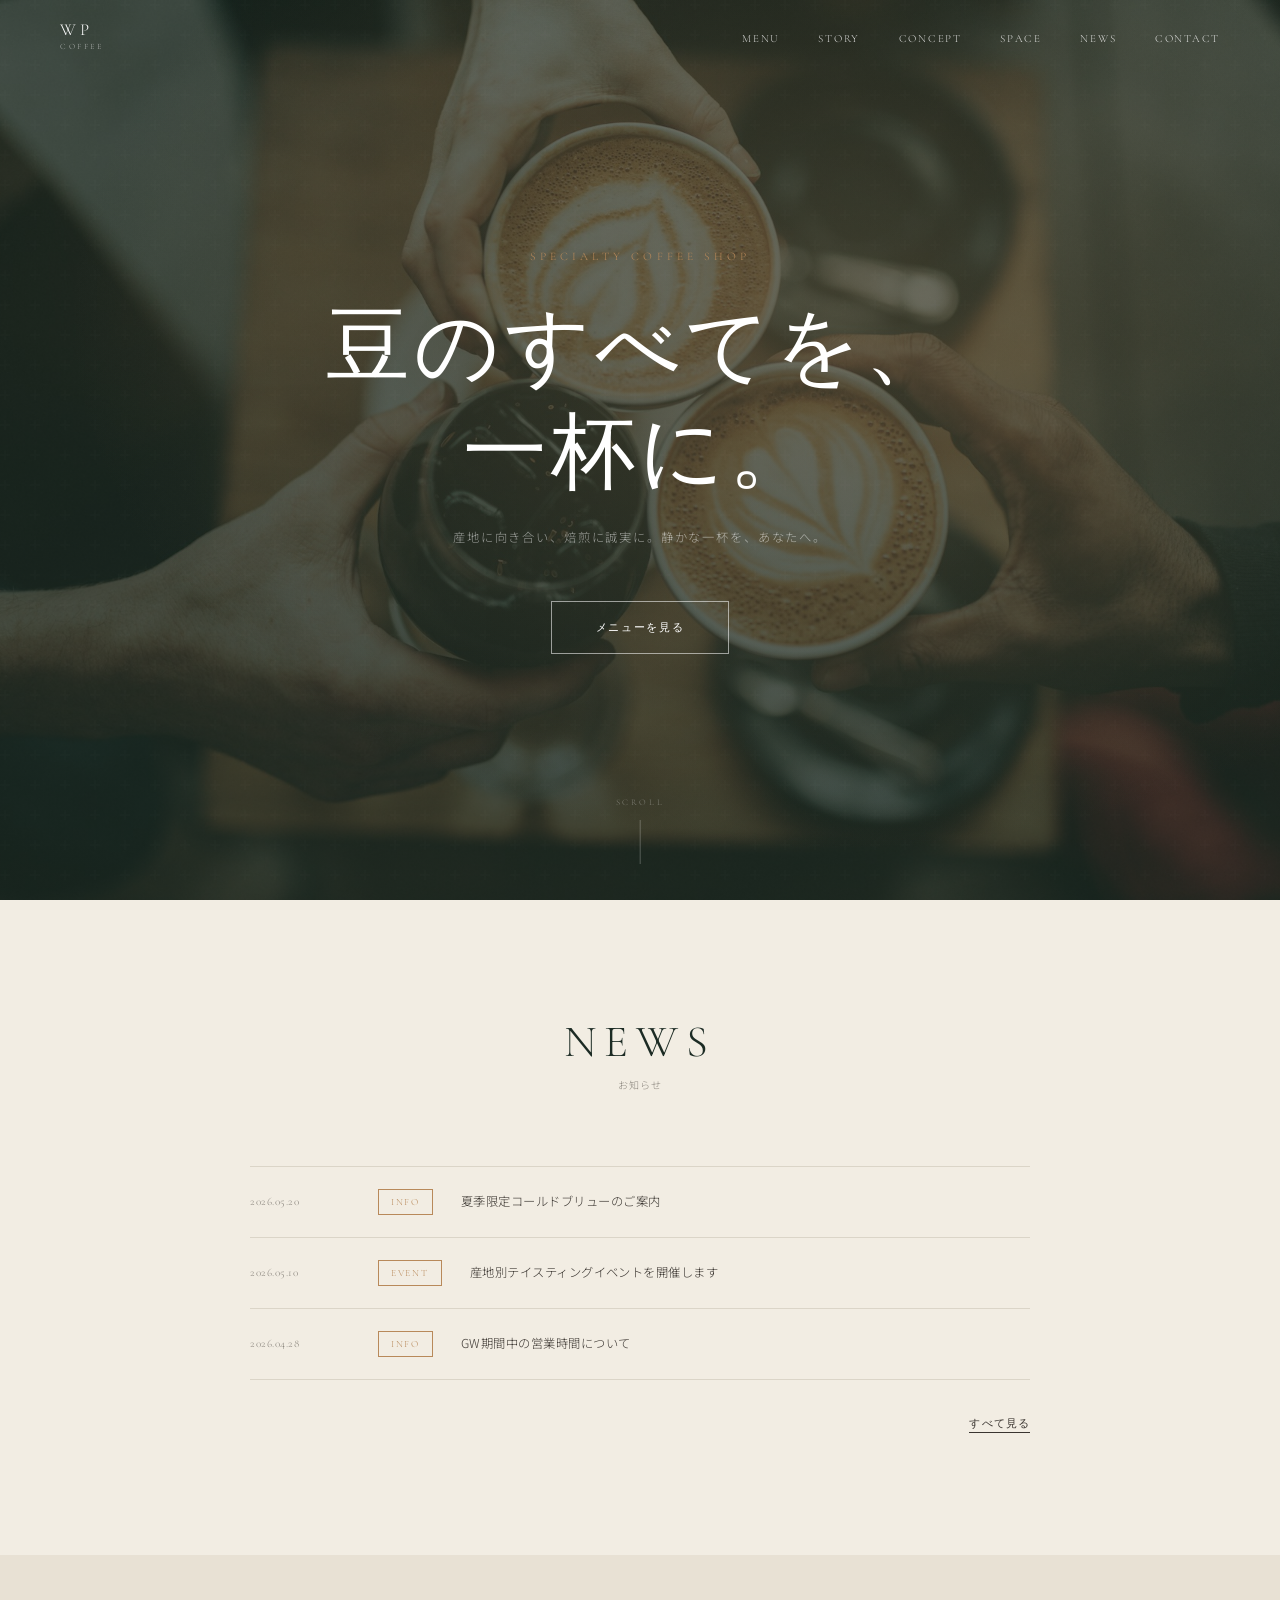
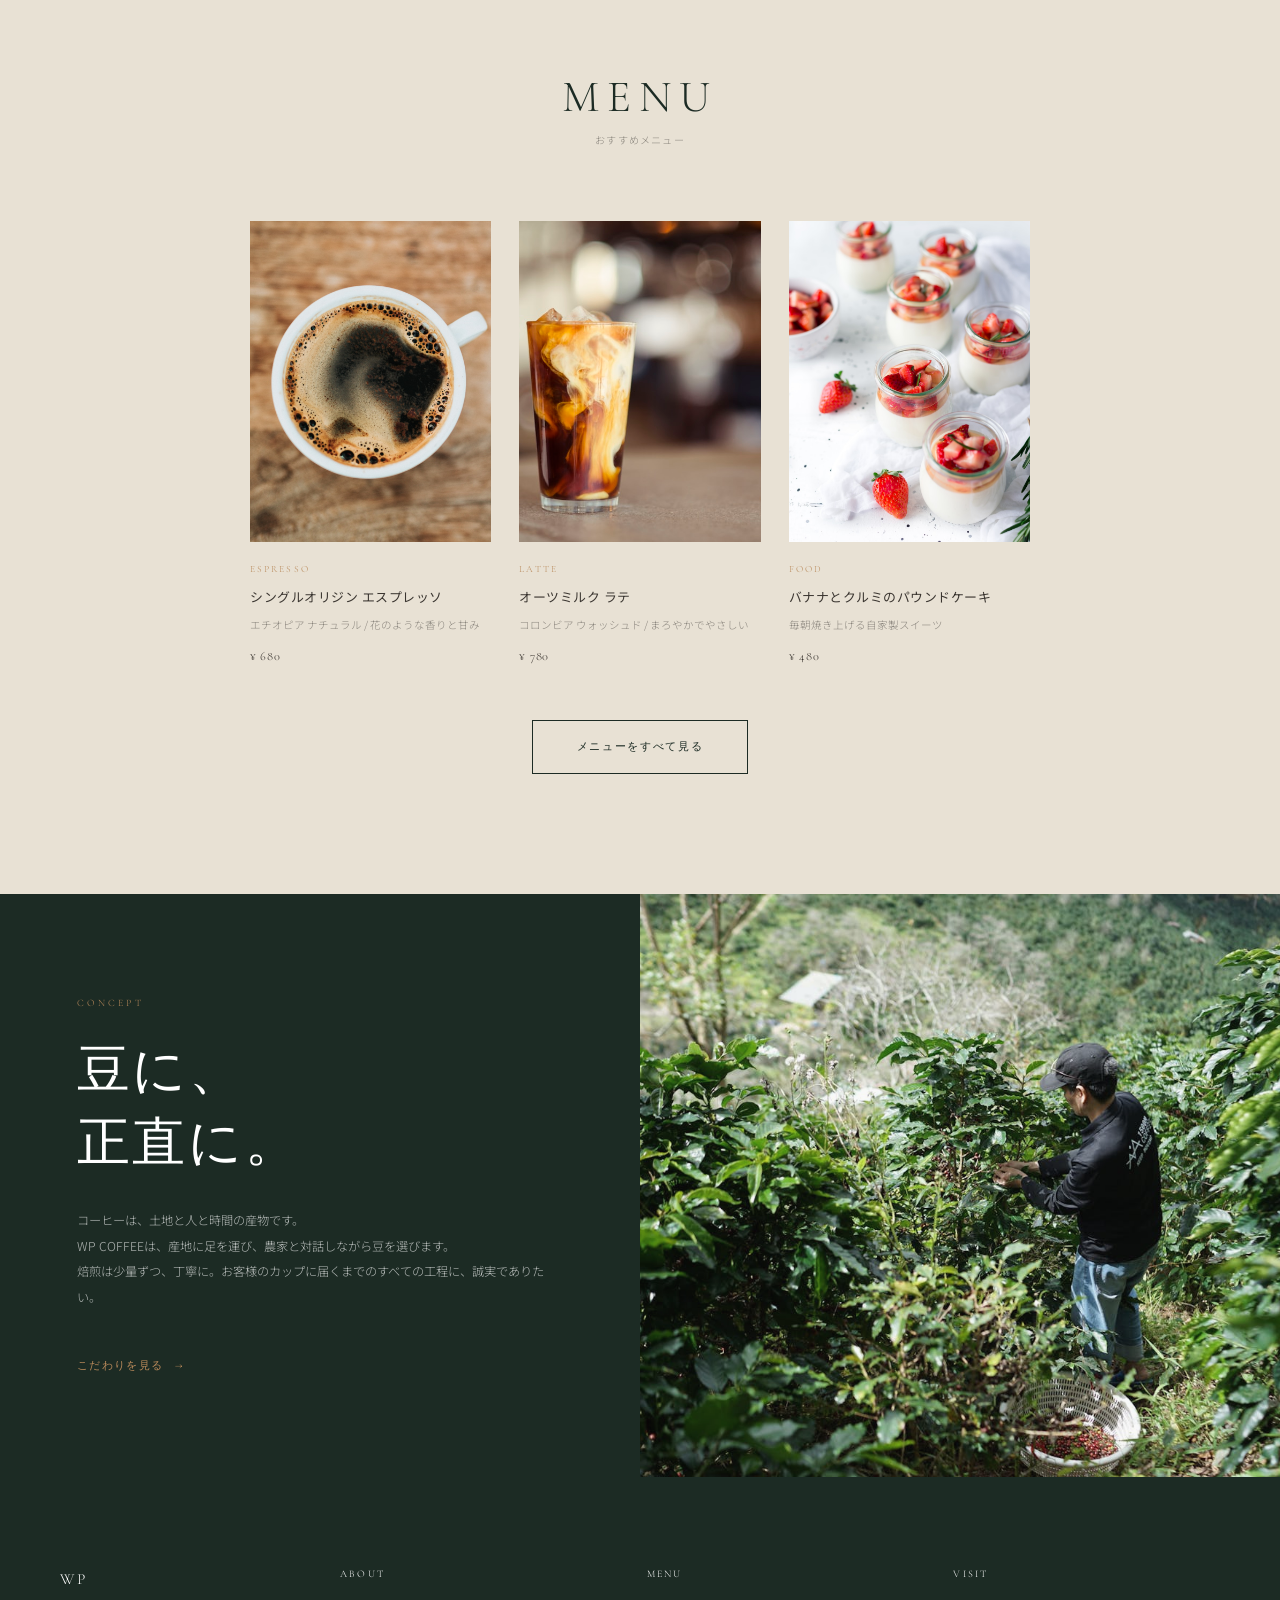
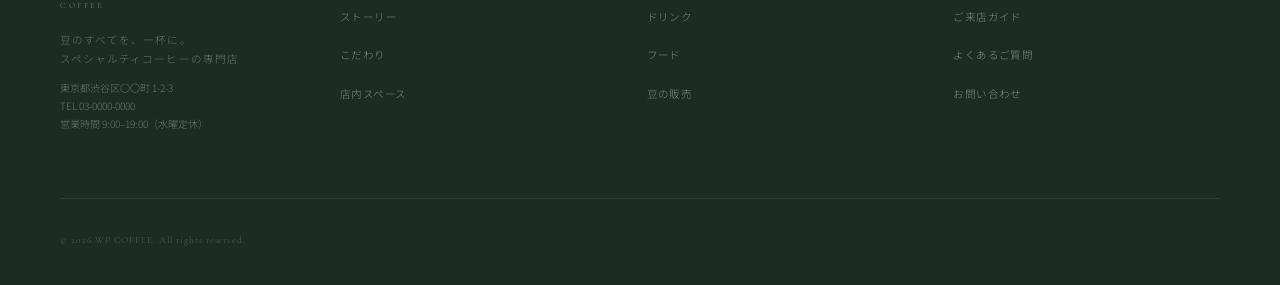
<file: 静的デモサイト/wp-coffee/index.html>
<!DOCTYPE html>
<html lang="ja">
<head>
  <meta charset="UTF-8">
  <meta name="viewport" content="width=device-width, initial-scale=1.0">
  <title>WP COFFEE</title>
  <link rel="stylesheet" href="css/style.css">
</head>
<body>

<!-- ============================================================
     HEADER
============================================================ -->
<header class="site-header">
  <a class="site-logo" href="index.html">
    WP
    <span class="site-logo__sub">COFFEE</span>
  </a>
  <nav class="site-nav">
    <ul class="site-nav__items">
      <li><a href="menu.html">MENU</a></li>
      <li><a href="story.html">STORY</a></li>
      <li><a href="concept.html">CONCEPT</a></li>
      <li><a href="space.html">SPACE</a></li>
      <li><a href="news.html">NEWS</a></li>
      <li><a href="contact.html">CONTACT</a></li>
    </ul>
  </nav>
</header>

<main>

  <!-- ============================================================
       HERO
  ============================================================ -->
  <section class="block-hero">
    <div class="block-hero__body">
      <p class="block-hero__eyebrow">SPECIALTY COFFEE SHOP</p>
      <h1 class="block-hero__title">豆のすべてを、<br>一杯に。</h1>
      <p class="block-hero__sub">産地に向き合い、焙煎に誠実に。静かな一杯を、あなたへ。</p>
      <a class="btn btn--light" href="menu.html">メニューを見る</a>
    </div>
    <p class="block-hero__scroll">SCROLL</p>
  </section>

  <!-- ============================================================
       NEWS
  ============================================================ -->
  <section class="block-news">
    <div class="container">
      <header class="section-head">
        <h2 class="section-head__en">NEWS</h2>
        <p class="section-head__ja">お知らせ</p>
      </header>
      <ul class="news-list">
        <li class="news-item">
          <a class="news-item__link" href="news-single.html">
            <time class="news-item__date" datetime="2026-05-20">2026.05.20</time>
            <span class="news-item__tag">INFO</span>
            <span class="news-item__title">夏季限定コールドブリューのご案内</span>
          </a>
        </li>
        <li class="news-item">
          <a class="news-item__link" href="news-single.html">
            <time class="news-item__date" datetime="2026-05-10">2026.05.10</time>
            <span class="news-item__tag">EVENT</span>
            <span class="news-item__title">産地別テイスティングイベントを開催します</span>
          </a>
        </li>
        <li class="news-item">
          <a class="news-item__link" href="news-single.html">
            <time class="news-item__date" datetime="2026-04-28">2026.04.28</time>
            <span class="news-item__tag">INFO</span>
            <span class="news-item__title">GW期間中の営業時間について</span>
          </a>
        </li>
      </ul>
      <p class="more-link"><a href="news.html">すべて見る</a></p>
    </div>
  </section>

  <!-- ============================================================
       FEATURED MENU
  ============================================================ -->
  <section class="block-menu">
    <div class="container">
      <header class="section-head">
        <h2 class="section-head__en">MENU</h2>
        <p class="section-head__ja">おすすめメニュー</p>
      </header>
      <ul class="menu-grid">
        <li class="menu-card">
          <a class="menu-card__link" href="menu-single.html">
            <figure class="menu-card__fig">
              <img src="images/menu/espresso.jpg" alt="シングルオリジン エスプレッソ">
            </figure>
            <div class="menu-card__body">
              <span class="menu-card__cat">ESPRESSO</span>
              <h3 class="menu-card__name">シングルオリジン エスプレッソ</h3>
              <p class="menu-card__desc">エチオピア ナチュラル / 花のような香りと甘み</p>
              <p class="menu-card__price">¥ 680</p>
            </div>
          </a>
        </li>
        <li class="menu-card">
          <a class="menu-card__link" href="menu-single.html">
            <figure class="menu-card__fig">
              <img src="images/menu/latte.jpg" alt="オーツミルク ラテ">
            </figure>
            <div class="menu-card__body">
              <span class="menu-card__cat">LATTE</span>
              <h3 class="menu-card__name">オーツミルク ラテ</h3>
              <p class="menu-card__desc">コロンビア ウォッシュド / まろやかでやさしい</p>
              <p class="menu-card__price">¥ 780</p>
            </div>
          </a>
        </li>
        <li class="menu-card">
          <a class="menu-card__link" href="menu-single.html">
            <figure class="menu-card__fig">
              <img src="images/menu/pound-cake.jpg" alt="バナナとクルミのパウンドケーキ">
            </figure>
            <div class="menu-card__body">
              <span class="menu-card__cat">FOOD</span>
              <h3 class="menu-card__name">バナナとクルミのパウンドケーキ</h3>
              <p class="menu-card__desc">毎朝焼き上げる自家製スイーツ</p>
              <p class="menu-card__price">¥ 480</p>
            </div>
          </a>
        </li>
      </ul>
      <div class="cta-wrap">
        <a class="btn btn--dark" href="menu.html">メニューをすべて見る</a>
      </div>
    </div>
  </section>

  <!-- ============================================================
       CONCEPT TEASER
  ============================================================ -->
  <section class="block-concept">
    <div class="block-concept__text">
      <p class="block-concept__label">CONCEPT</p>
      <h2 class="block-concept__title">豆に、<br>正直に。</h2>
      <p class="block-concept__body">
        コーヒーは、土地と人と時間の産物です。<br>
        WP COFFEEは、産地に足を運び、農家と対話しながら豆を選びます。<br>
        焙煎は少量ずつ、丁寧に。お客様のカップに届くまでのすべての工程に、誠実でありたい。
      </p>
      <a class="arrow-link block-concept__link" href="concept.html">こだわりを見る</a>
    </div>
    <div class="block-concept__visual">
      <img src="images/concept/origin.jpg" alt="コーヒー農園で収穫された豆">
    </div>
  </section>

</main>

<!-- ============================================================
     FOOTER
============================================================ -->
<footer class="site-footer">
  <div class="footer-inner">
    <div class="footer-brand">
      <p class="footer-logo">
        WP
        <span class="footer-logo__sub">COFFEE</span>
      </p>
      <p class="footer-tagline">豆のすべてを、一杯に。<br>スペシャルティコーヒーの専門店</p>
      <address class="footer-address">
        東京都渋谷区〇〇町 1-2-3<br>
        TEL 03-0000-0000<br>
        営業時間 9:00–19:00（水曜定休）
      </address>
    </div>
    <nav class="footer-nav-grid">
      <div class="footer-nav-group">
        <p class="footer-nav-group__heading">ABOUT</p>
        <ul class="footer-nav-group__items">
          <li><a href="story.html">ストーリー</a></li>
          <li><a href="concept.html">こだわり</a></li>
          <li><a href="space.html">店内スペース</a></li>
        </ul>
      </div>
      <div class="footer-nav-group">
        <p class="footer-nav-group__heading">MENU</p>
        <ul class="footer-nav-group__items">
          <li><a href="menu.html">ドリンク</a></li>
          <li><a href="menu.html">フード</a></li>
          <li><a href="menu.html">豆の販売</a></li>
        </ul>
      </div>
      <div class="footer-nav-group">
        <p class="footer-nav-group__heading">VISIT</p>
        <ul class="footer-nav-group__items">
          <li><a href="visit.html">ご来店ガイド</a></li>
          <li><a href="faq.html">よくあるご質問</a></li>
          <li><a href="contact.html">お問い合わせ</a></li>
        </ul>
      </div>
    </nav>
  </div>
  <p class="footer-copy">© 2026 WP COFFEE. All rights reserved.</p>
</footer>

</body>
</html>
</file>
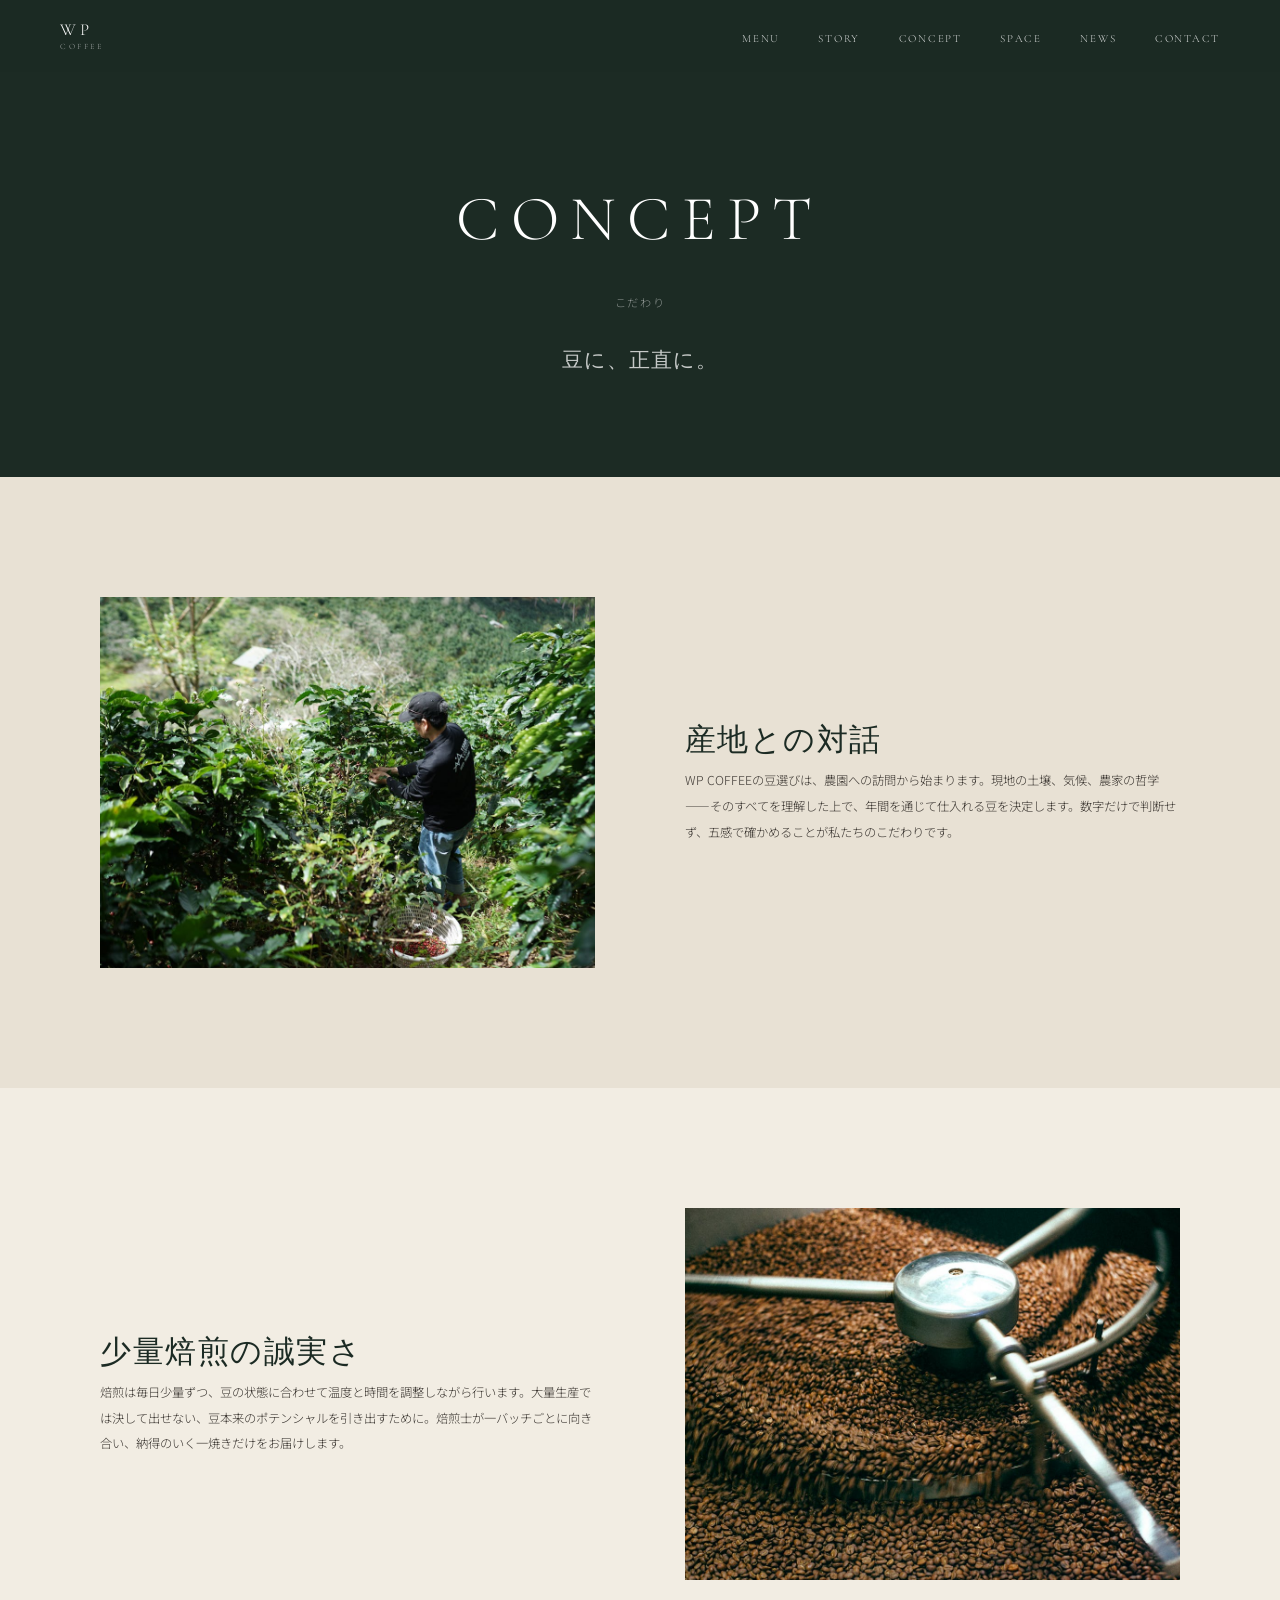
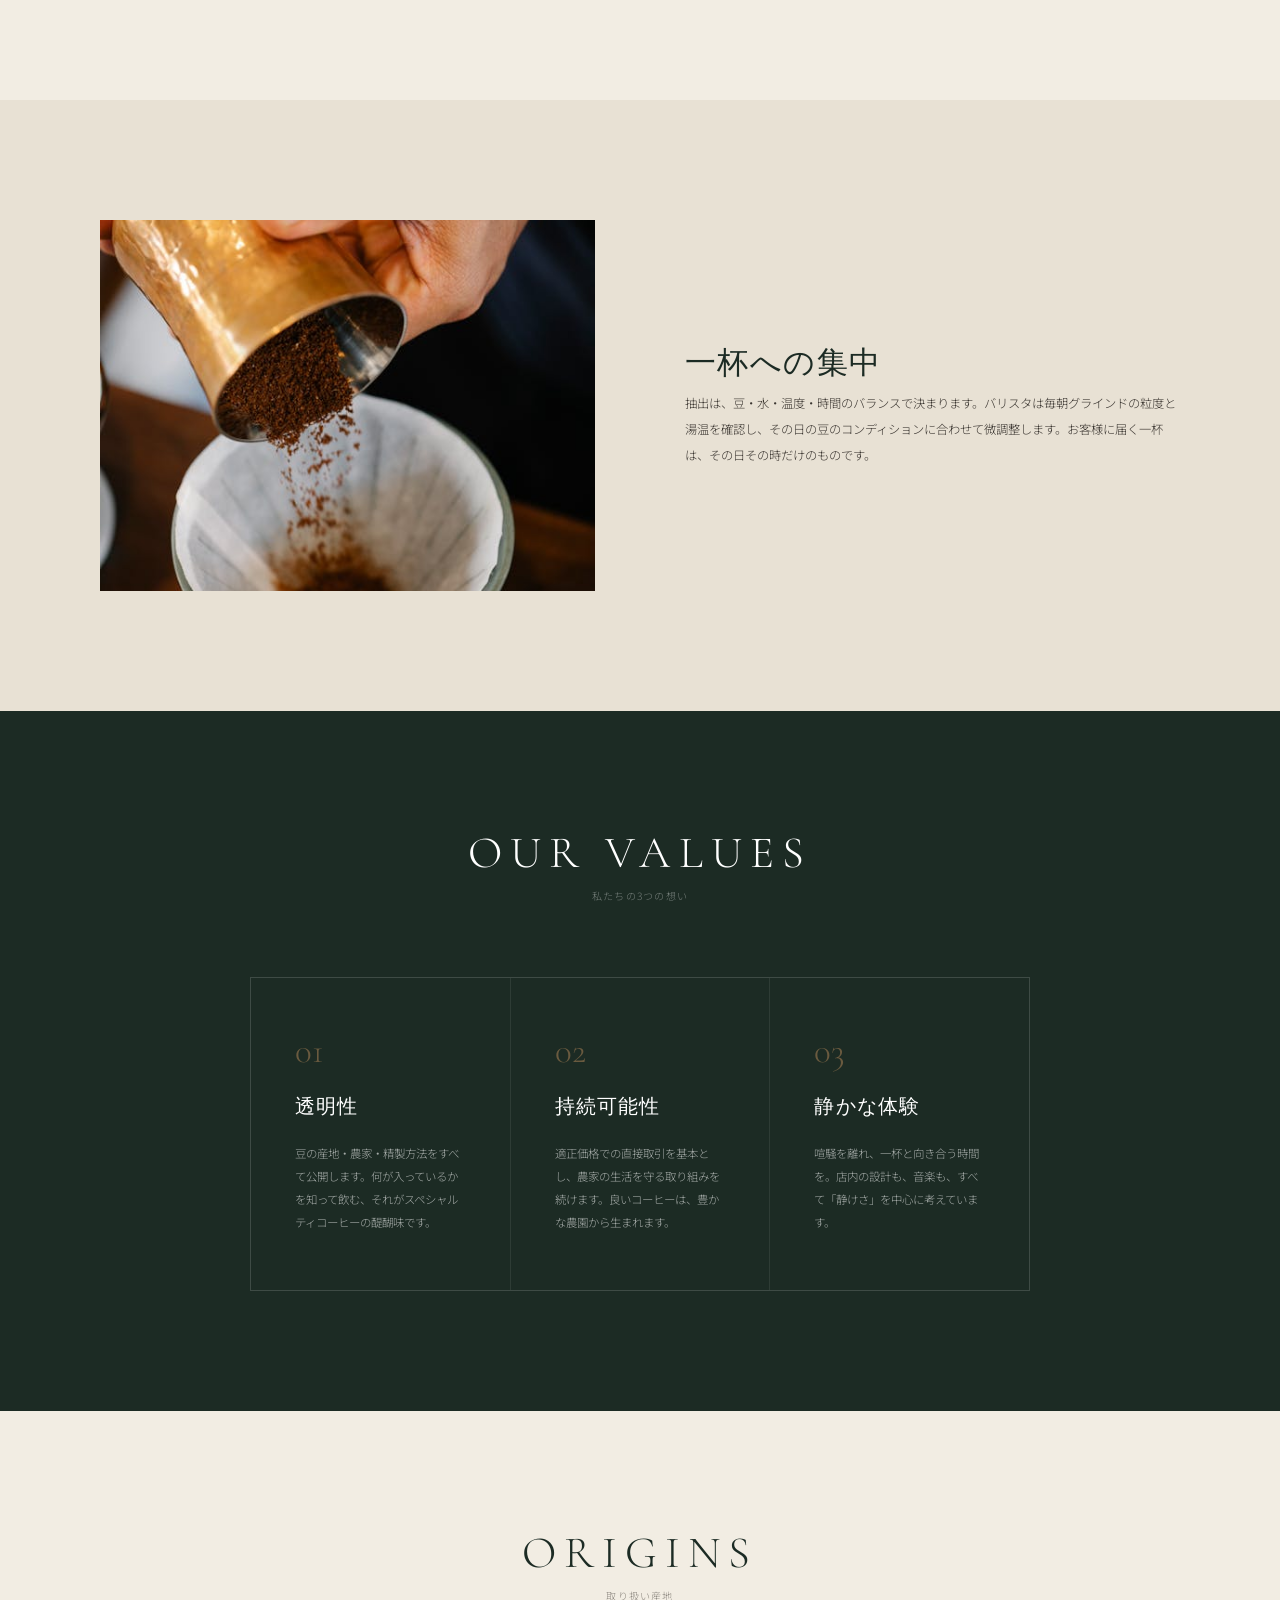
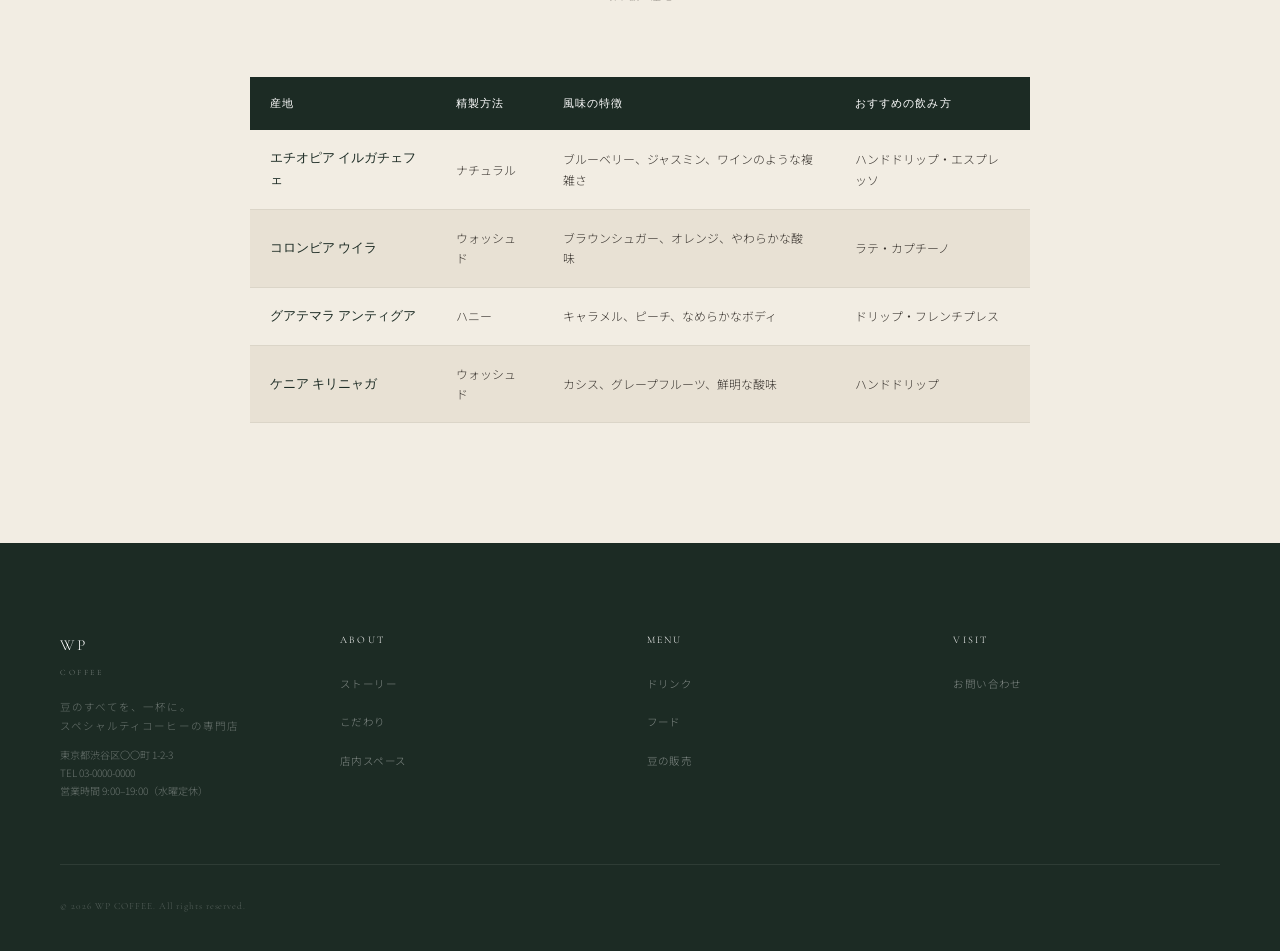
<file: 静的デモサイト/wp-coffee/concept.html>
<!DOCTYPE html>
<html lang="ja">
<head>
  <meta charset="UTF-8">
  <meta name="viewport" content="width=device-width, initial-scale=1.0">
  <title>こだわり | WP COFFEE</title>
  <link rel="stylesheet" href="css/style.css">
</head>
<body>

<header class="site-header is-filled">
  <a class="site-logo" href="index.html">WP<span class="site-logo__sub">COFFEE</span></a>
  <nav class="site-nav">
    <ul class="site-nav__items">
      <li><a href="menu.html">MENU</a></li>
      <li><a href="story.html">STORY</a></li>
      <li><a href="concept.html">CONCEPT</a></li>
      <li><a href="space.html">SPACE</a></li>
      <li><a href="news.html">NEWS</a></li>
      <li><a href="contact.html">CONTACT</a></li>
    </ul>
  </nav>
</header>

<main>

  <div class="page-eyebrow">
    <h1 class="page-eyebrow__en">CONCEPT</h1>
    <p class="page-eyebrow__ja">こだわり</p>
    <p class="page-eyebrow__lead">豆に、正直に。</p>
  </div>

  <section class="split split--dark">
    <div class="split__inner">
      <figure class="split__fig">
        <img src="images/concept/origin.jpg" alt="コーヒー農園での収穫">
      </figure>
      <div class="split__body">
        <h2 class="split__heading">産地との対話</h2>
<p>WP COFFEEの豆選びは、農園への訪問から始まります。現地の土壌、気候、農家の哲学——そのすべてを理解した上で、年間を通じて仕入れる豆を決定します。数字だけで判断せず、五感で確かめることが私たちのこだわりです。</p>
      </div>
    </div>
  </section>

  <section class="split split--light">
    <div class="split__inner split__inner--flip">
      <figure class="split__fig">
        <img src="images/concept/roasting.jpg" alt="コーヒー焙煎機と豆">
      </figure>
      <div class="split__body">
        <h2 class="split__heading">少量焙煎の誠実さ</h2>
<p>焙煎は毎日少量ずつ、豆の状態に合わせて温度と時間を調整しながら行います。大量生産では決して出せない、豆本来のポテンシャルを引き出すために。焙煎士が一バッチごとに向き合い、納得のいく一焼きだけをお届けします。</p>
      </div>
    </div>
  </section>

  <section class="split split--dark">
    <div class="split__inner">
      <figure class="split__fig">
        <img src="images/concept/brewing.jpg" alt="ハンドドリップ抽出">
      </figure>
      <div class="split__body">
        <h2 class="split__heading">一杯への集中</h2>
<p>抽出は、豆・水・温度・時間のバランスで決まります。バリスタは毎朝グラインドの粒度と湯温を確認し、その日の豆のコンディションに合わせて微調整します。お客様に届く一杯は、その日その時だけのものです。</p>
      </div>
    </div>
  </section>

  <section class="block-feature">
    <div class="container">
      <header class="section-head">
        <h2 class="section-head__en">OUR VALUES</h2>
        <p class="section-head__ja">私たちの3つの想い</p>
      </header>
      <ul class="feature-trio">
        <li class="feature-item">
          <p class="feature-item__num">01</p>
          <h3 class="feature-item__title">透明性</h3>
          <p class="feature-item__body">豆の産地・農家・精製方法をすべて公開します。何が入っているかを知って飲む、それがスペシャルティコーヒーの醍醐味です。</p>
        </li>
        <li class="feature-item">
          <p class="feature-item__num">02</p>
          <h3 class="feature-item__title">持続可能性</h3>
          <p class="feature-item__body">適正価格での直接取引を基本とし、農家の生活を守る取り組みを続けます。良いコーヒーは、豊かな農園から生まれます。</p>
        </li>
        <li class="feature-item">
          <p class="feature-item__num">03</p>
          <h3 class="feature-item__title">静かな体験</h3>
          <p class="feature-item__body">喧騒を離れ、一杯と向き合う時間を。店内の設計も、音楽も、すべて「静けさ」を中心に考えています。</p>
        </li>
      </ul>
    </div>
  </section>

  <section class="block-table">
    <div class="container">
      <header class="section-head">
        <h2 class="section-head__en">ORIGINS</h2>
        <p class="section-head__ja">取り扱い産地</p>
      </header>
      <table class="data-table">
        <thead>
          <tr><th>産地</th><th>精製方法</th><th>風味の特徴</th><th>おすすめの飲み方</th></tr>
        </thead>
        <tbody>
          <tr>
            <td>エチオピア イルガチェフェ</td>
            <td>ナチュラル</td>
            <td>ブルーベリー、ジャスミン、ワインのような複雑さ</td>
            <td>ハンドドリップ・エスプレッソ</td>
          </tr>
          <tr>
            <td>コロンビア ウイラ</td>
            <td>ウォッシュド</td>
            <td>ブラウンシュガー、オレンジ、やわらかな酸味</td>
            <td>ラテ・カプチーノ</td>
          </tr>
          <tr>
            <td>グアテマラ アンティグア</td>
            <td>ハニー</td>
            <td>キャラメル、ピーチ、なめらかなボディ</td>
            <td>ドリップ・フレンチプレス</td>
          </tr>
          <tr>
            <td>ケニア キリニャガ</td>
            <td>ウォッシュド</td>
            <td>カシス、グレープフルーツ、鮮明な酸味</td>
            <td>ハンドドリップ</td>
          </tr>
        </tbody>
      </table>
    </div>
  </section>

</main>

<footer class="site-footer">
  <div class="footer-inner">
    <div class="footer-brand">
      <p class="footer-logo">WP<span class="footer-logo__sub">COFFEE</span></p>
      <p class="footer-tagline">豆のすべてを、一杯に。<br>スペシャルティコーヒーの専門店</p>
      <address class="footer-address">
        東京都渋谷区〇〇町 1-2-3<br>
        TEL 03-0000-0000<br>
        営業時間 9:00–19:00（水曜定休）
      </address>
    </div>
    <nav class="footer-nav-grid">
      <div class="footer-nav-group">
        <p class="footer-nav-group__heading">ABOUT</p>
        <ul class="footer-nav-group__items">
          <li><a href="story.html">ストーリー</a></li>
          <li><a href="concept.html">こだわり</a></li>
          <li><a href="space.html">店内スペース</a></li>
        </ul>
      </div>
      <div class="footer-nav-group">
        <p class="footer-nav-group__heading">MENU</p>
        <ul class="footer-nav-group__items">
          <li><a href="menu.html">ドリンク</a></li>
          <li><a href="menu.html">フード</a></li>
          <li><a href="menu.html">豆の販売</a></li>
        </ul>
      </div>
      <div class="footer-nav-group">
        <p class="footer-nav-group__heading">VISIT</p>
        <ul class="footer-nav-group__items">
          <li><a href="contact.html">お問い合わせ</a></li>
        </ul>
      </div>
    </nav>
  </div>
  <p class="footer-copy">© 2026 WP COFFEE. All rights reserved.</p>
</footer>

</body>
</html>
</file>
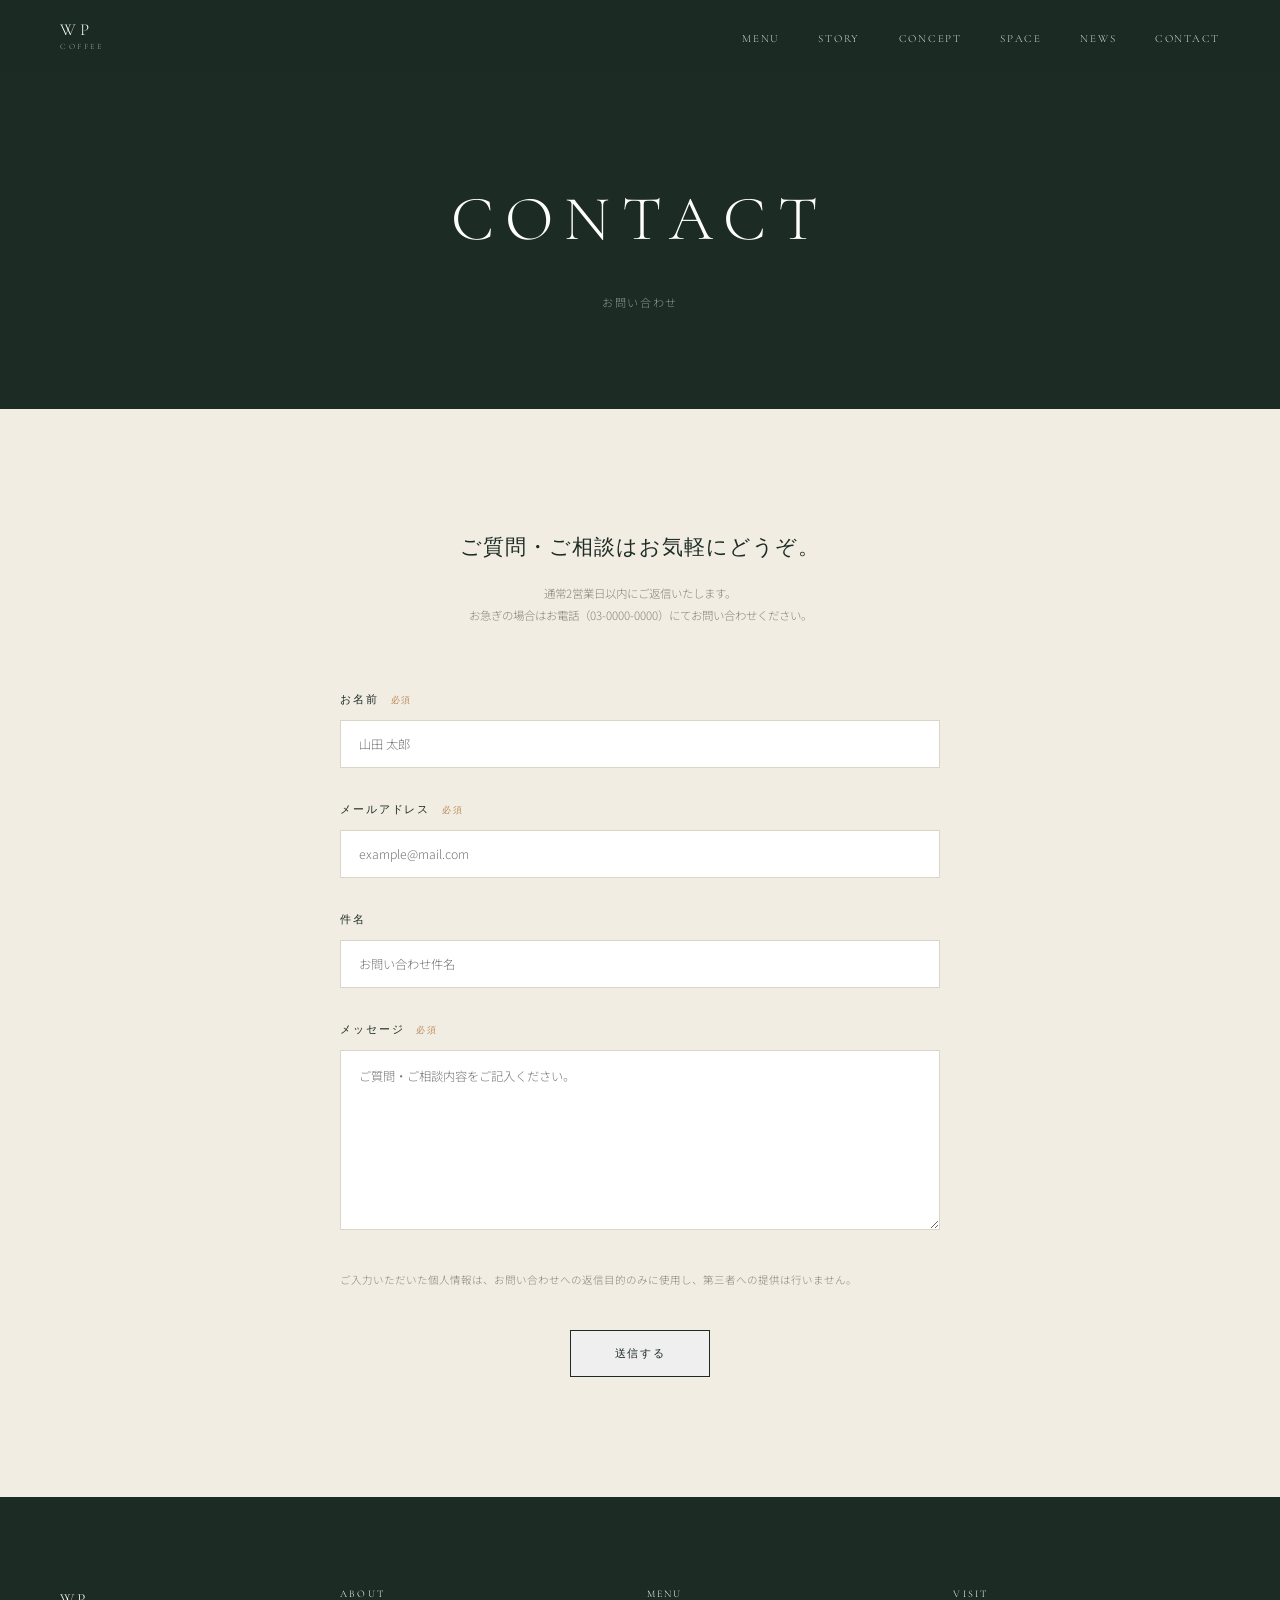
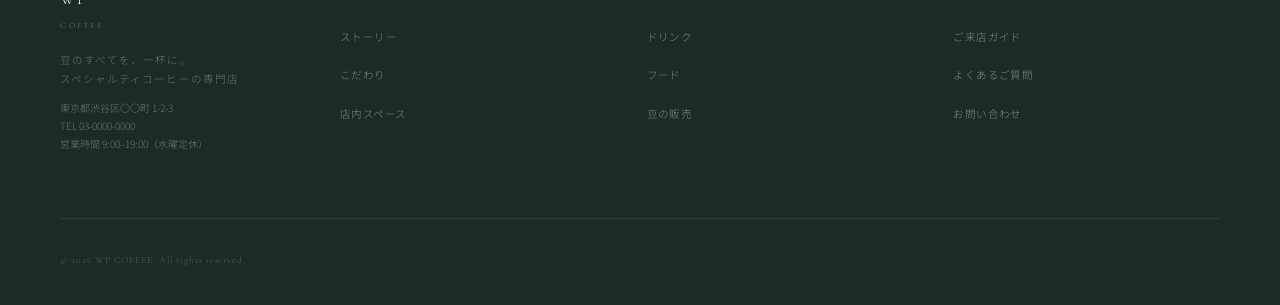
<file: 静的デモサイト/wp-coffee/contact.html>
<!DOCTYPE html>
<html lang="ja">
<head>
  <meta charset="UTF-8">
  <meta name="viewport" content="width=device-width, initial-scale=1.0">
  <title>お問い合わせ | WP COFFEE</title>
  <link rel="stylesheet" href="css/style.css">
</head>
<body>

<header class="site-header is-filled">
  <a class="site-logo" href="index.html">WP<span class="site-logo__sub">COFFEE</span></a>
  <nav class="site-nav">
    <ul class="site-nav__items">
      <li><a href="menu.html">MENU</a></li>
      <li><a href="story.html">STORY</a></li>
      <li><a href="concept.html">CONCEPT</a></li>
      <li><a href="space.html">SPACE</a></li>
      <li><a href="news.html">NEWS</a></li>
      <li><a href="contact.html">CONTACT</a></li>
    </ul>
  </nav>
</header>

<main>

  <div class="page-eyebrow">
    <h1 class="page-eyebrow__en">CONTACT</h1>
    <p class="page-eyebrow__ja">お問い合わせ</p>
  </div>

  <section class="page-body">
    <div class="container" style="max-width:720px;">

      <p class="page-lead" style="text-align:center; margin-bottom:16px;">ご質問・ご相談はお気軽にどうぞ。</p>
      <p style="text-align:center; font-size:0.82rem; color:var(--c-muted); margin-bottom:64px;">
        通常2営業日以内にご返信いたします。<br>
        お急ぎの場合はお電話（03-0000-0000）にてお問い合わせください。
      </p>

      <form class="form-block" action="#" method="post">

        <div class="form-row">
          <label class="form-label" for="name">
            お名前 <span class="required">必須</span>
          </label>
          <input class="form-input" type="text" id="name" name="name" placeholder="山田 太郎" required>
        </div>

        <div class="form-row">
          <label class="form-label" for="email">
            メールアドレス <span class="required">必須</span>
          </label>
          <input class="form-input" type="email" id="email" name="email" placeholder="example@mail.com" required>
        </div>

        <div class="form-row">
          <label class="form-label" for="subject">件名</label>
          <input class="form-input" type="text" id="subject" name="subject" placeholder="お問い合わせ件名">
        </div>

        <div class="form-row">
          <label class="form-label" for="message">
            メッセージ <span class="required">必須</span>
          </label>
          <textarea class="form-textarea" id="message" name="message" placeholder="ご質問・ご相談内容をご記入ください。" required></textarea>
        </div>

        <p class="form-note">
          ご入力いただいた個人情報は、お問い合わせへの返信目的のみに使用し、第三者への提供は行いません。
        </p>

        <div class="form-submit">
          <button class="btn btn--dark" type="submit">送信する</button>
        </div>

      </form>

    </div>
  </section>

</main>

<footer class="site-footer">
  <div class="footer-inner">
    <div class="footer-brand">
      <p class="footer-logo">WP<span class="footer-logo__sub">COFFEE</span></p>
      <p class="footer-tagline">豆のすべてを、一杯に。<br>スペシャルティコーヒーの専門店</p>
      <address class="footer-address">東京都渋谷区〇〇町 1-2-3<br>TEL 03-0000-0000<br>営業時間 9:00–19:00（水曜定休）</address>
    </div>
    <nav class="footer-nav-grid">
      <div class="footer-nav-group">
        <p class="footer-nav-group__heading">ABOUT</p>
        <ul class="footer-nav-group__items">
          <li><a href="story.html">ストーリー</a></li>
          <li><a href="concept.html">こだわり</a></li>
          <li><a href="space.html">店内スペース</a></li>
        </ul>
      </div>
      <div class="footer-nav-group">
        <p class="footer-nav-group__heading">MENU</p>
        <ul class="footer-nav-group__items">
          <li><a href="menu.html">ドリンク</a></li>
          <li><a href="menu.html">フード</a></li>
          <li><a href="menu.html">豆の販売</a></li>
        </ul>
      </div>
      <div class="footer-nav-group">
        <p class="footer-nav-group__heading">VISIT</p>
        <ul class="footer-nav-group__items">
          <li><a href="visit.html">ご来店ガイド</a></li>
          <li><a href="faq.html">よくあるご質問</a></li>
          <li><a href="contact.html">お問い合わせ</a></li>
        </ul>
      </div>
    </nav>
  </div>
  <p class="footer-copy">© 2026 WP COFFEE. All rights reserved.</p>
</footer>

</body>
</html>
</file>
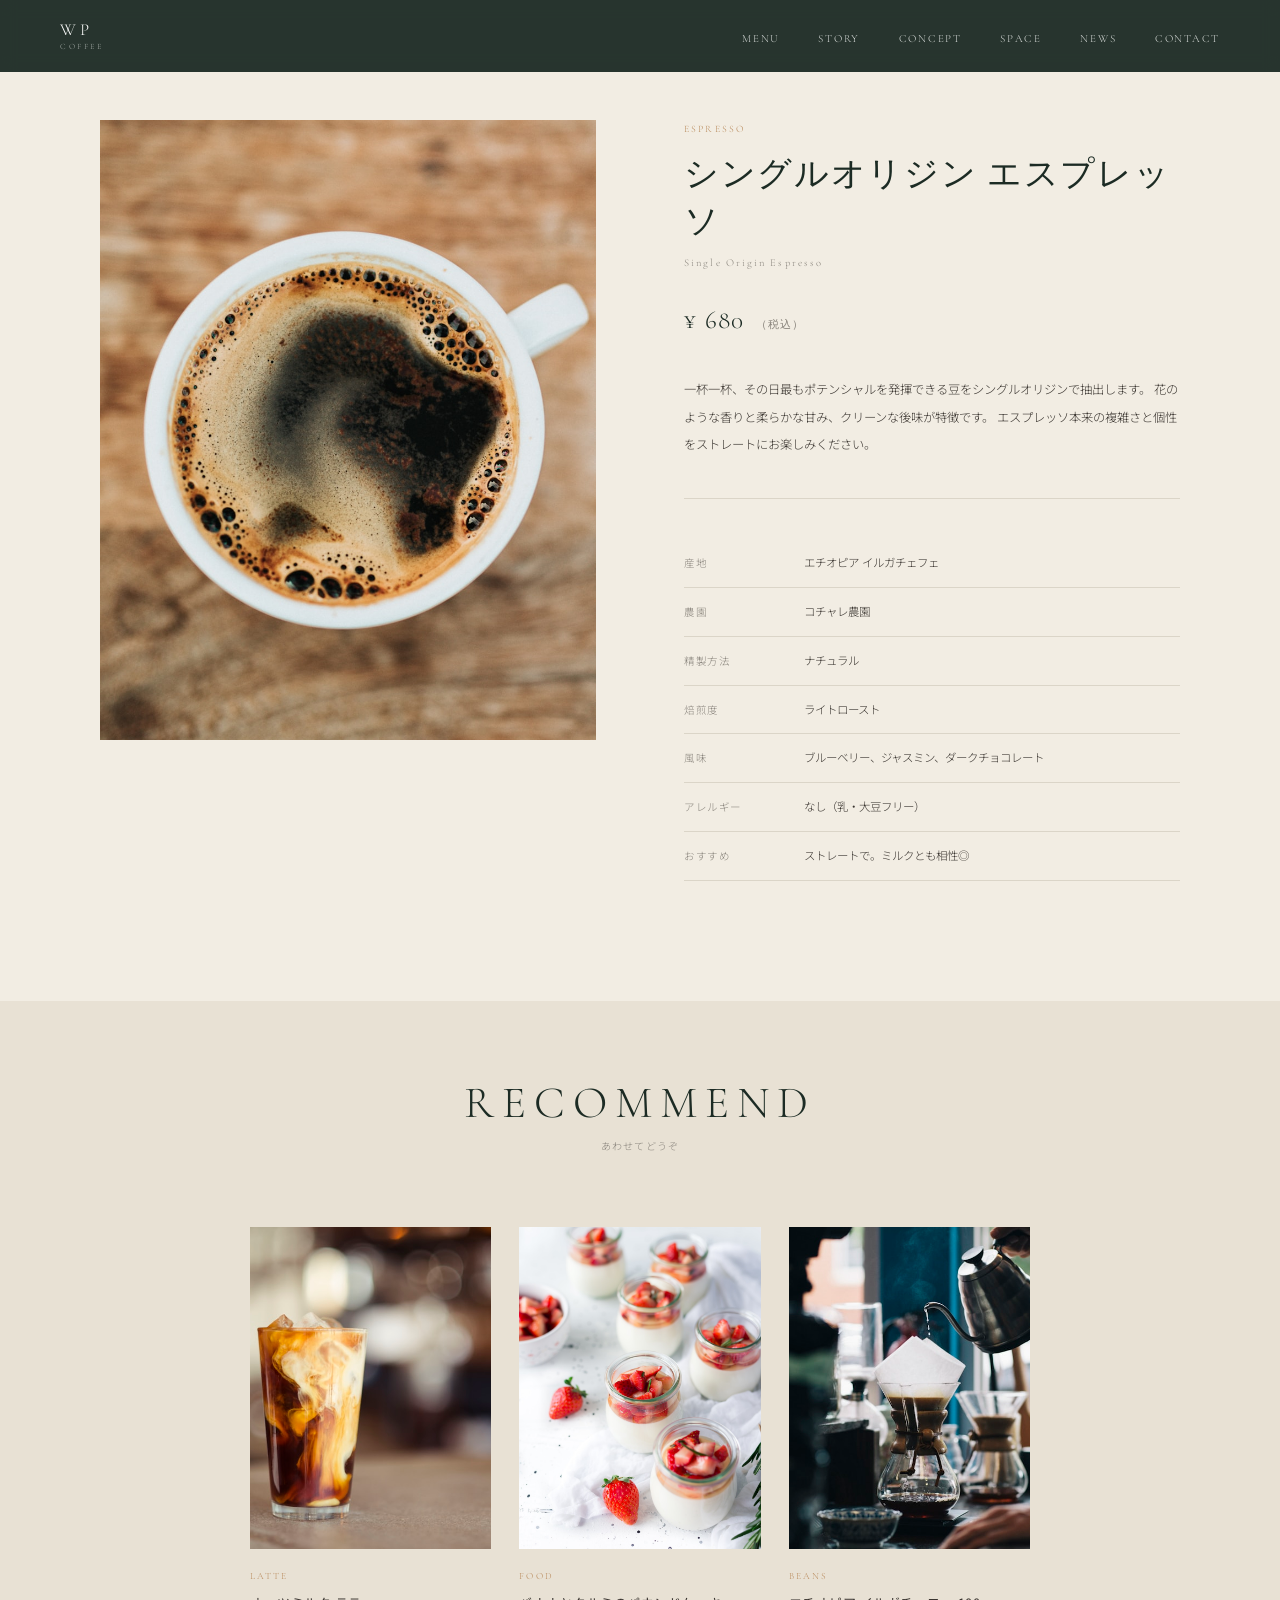
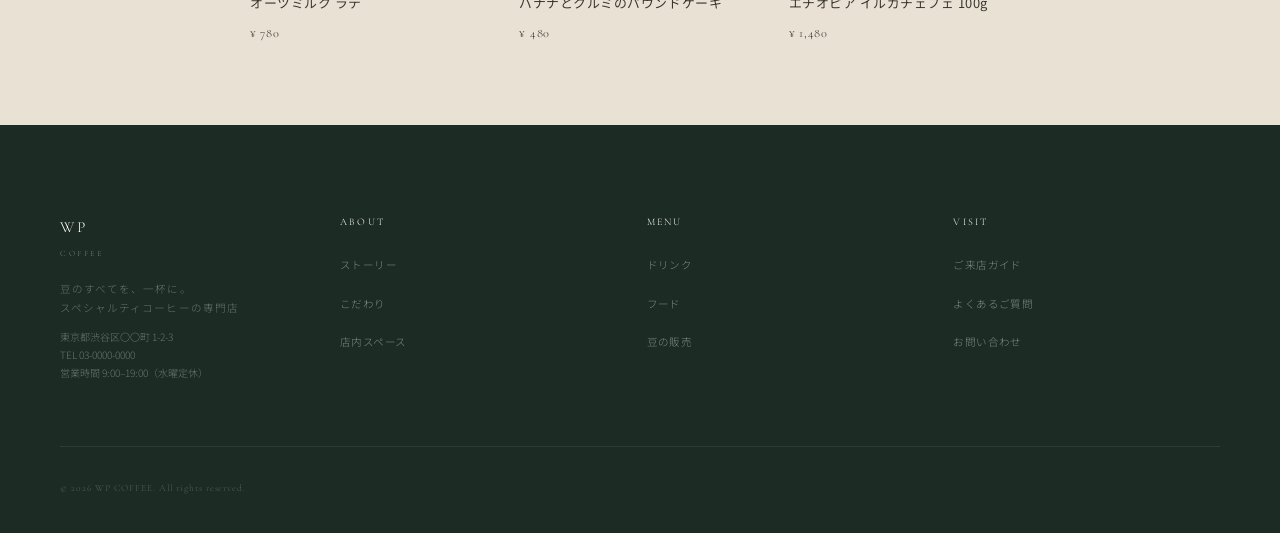
<file: 静的デモサイト/wp-coffee/menu-single.html>
<!DOCTYPE html>
<html lang="ja">
<head>
  <meta charset="UTF-8">
  <meta name="viewport" content="width=device-width, initial-scale=1.0">
  <title>シングルオリジン エスプレッソ | WP COFFEE</title>
  <link rel="stylesheet" href="css/style.css">
</head>
<body>

<header class="site-header is-filled">
  <a class="site-logo" href="index.html">WP<span class="site-logo__sub">COFFEE</span></a>
  <nav class="site-nav">
    <ul class="site-nav__items">
      <li><a href="menu.html">MENU</a></li>
      <li><a href="story.html">STORY</a></li>
      <li><a href="concept.html">CONCEPT</a></li>
      <li><a href="space.html">SPACE</a></li>
      <li><a href="news.html">NEWS</a></li>
      <li><a href="contact.html">CONTACT</a></li>
    </ul>
  </nav>
</header>

<main>

  <section class="menu-single">
    <div class="menu-single__inner">

      <figure class="menu-single__fig">
        <img src="images/menu/espresso.jpg" alt="シングルオリジン エスプレッソ">
      </figure>

      <div class="menu-single__info">
        <p class="menu-single__cat">ESPRESSO</p>
        <h1 class="menu-single__name">シングルオリジン エスプレッソ</h1>
        <p class="menu-single__name-en">Single Origin Espresso</p>
        <p class="menu-single__price">¥ 680 <span>（税込）</span></p>
        <p class="menu-single__desc">
          一杯一杯、その日最もポテンシャルを発揮できる豆をシングルオリジンで抽出します。
          花のような香りと柔らかな甘み、クリーンな後味が特徴です。
          エスプレッソ本来の複雑さと個性をストレートにお楽しみください。
        </p>

        <table class="spec-table">
          <tbody>
            <tr>
              <th>産地</th>
              <td>エチオピア イルガチェフェ</td>
            </tr>
            <tr>
              <th>農園</th>
              <td>コチャレ農園</td>
            </tr>
            <tr>
              <th>精製方法</th>
              <td>ナチュラル</td>
            </tr>
            <tr>
              <th>焙煎度</th>
              <td>ライトロースト</td>
            </tr>
            <tr>
              <th>風味</th>
              <td>ブルーベリー、ジャスミン、ダークチョコレート</td>
            </tr>
            <tr>
              <th>アレルギー</th>
              <td>なし（乳・大豆フリー）</td>
            </tr>
            <tr>
              <th>おすすめ</th>
              <td>ストレートで。ミルクとも相性◎</td>
            </tr>
          </tbody>
        </table>
      </div>

    </div>
  </section>

  <!-- おすすめメニュー -->
  <section class="block-menu" style="padding-block:80px;">
    <div class="container">
      <header class="section-head">
        <h2 class="section-head__en">RECOMMEND</h2>
        <p class="section-head__ja">あわせてどうぞ</p>
      </header>
      <ul class="menu-grid">
        <li class="menu-card">
          <a class="menu-card__link" href="menu-single.html">
            <figure class="menu-card__fig">
              <img src="images/menu/latte.jpg" alt="オーツミルク ラテ">
            </figure>
            <div class="menu-card__body">
              <span class="menu-card__cat">LATTE</span>
              <h3 class="menu-card__name">オーツミルク ラテ</h3>
              <p class="menu-card__price">¥ 780</p>
            </div>
          </a>
        </li>
        <li class="menu-card">
          <a class="menu-card__link" href="menu-single.html">
            <figure class="menu-card__fig">
              <img src="images/menu/pound-cake.jpg" alt="バナナとクルミのパウンドケーキ">
            </figure>
            <div class="menu-card__body">
              <span class="menu-card__cat">FOOD</span>
              <h3 class="menu-card__name">バナナとクルミのパウンドケーキ</h3>
              <p class="menu-card__price">¥ 480</p>
            </div>
          </a>
        </li>
        <li class="menu-card">
          <a class="menu-card__link" href="menu-single.html">
            <figure class="menu-card__fig">
              <img src="images/menu/beans-ethiopia.jpg" alt="エチオピア イルガチェフェのコーヒー豆">
            </figure>
            <div class="menu-card__body">
              <span class="menu-card__cat">BEANS</span>
              <h3 class="menu-card__name">エチオピア イルガチェフェ 100g</h3>
              <p class="menu-card__price">¥ 1,480</p>
            </div>
          </a>
        </li>
      </ul>
    </div>
  </section>

</main>

<footer class="site-footer">
  <div class="footer-inner">
    <div class="footer-brand">
      <p class="footer-logo">WP<span class="footer-logo__sub">COFFEE</span></p>
      <p class="footer-tagline">豆のすべてを、一杯に。<br>スペシャルティコーヒーの専門店</p>
      <address class="footer-address">東京都渋谷区〇〇町 1-2-3<br>TEL 03-0000-0000<br>営業時間 9:00–19:00（水曜定休）</address>
    </div>
    <nav class="footer-nav-grid">
      <div class="footer-nav-group">
        <p class="footer-nav-group__heading">ABOUT</p>
        <ul class="footer-nav-group__items">
          <li><a href="story.html">ストーリー</a></li>
          <li><a href="concept.html">こだわり</a></li>
          <li><a href="space.html">店内スペース</a></li>
        </ul>
      </div>
      <div class="footer-nav-group">
        <p class="footer-nav-group__heading">MENU</p>
        <ul class="footer-nav-group__items">
          <li><a href="menu.html">ドリンク</a></li>
          <li><a href="menu.html">フード</a></li>
          <li><a href="menu.html">豆の販売</a></li>
        </ul>
      </div>
      <div class="footer-nav-group">
        <p class="footer-nav-group__heading">VISIT</p>
        <ul class="footer-nav-group__items">
          <li><a href="visit.html">ご来店ガイド</a></li>
          <li><a href="faq.html">よくあるご質問</a></li>
          <li><a href="contact.html">お問い合わせ</a></li>
        </ul>
      </div>
    </nav>
  </div>
  <p class="footer-copy">© 2026 WP COFFEE. All rights reserved.</p>
</footer>

</body>
</html>
</file>
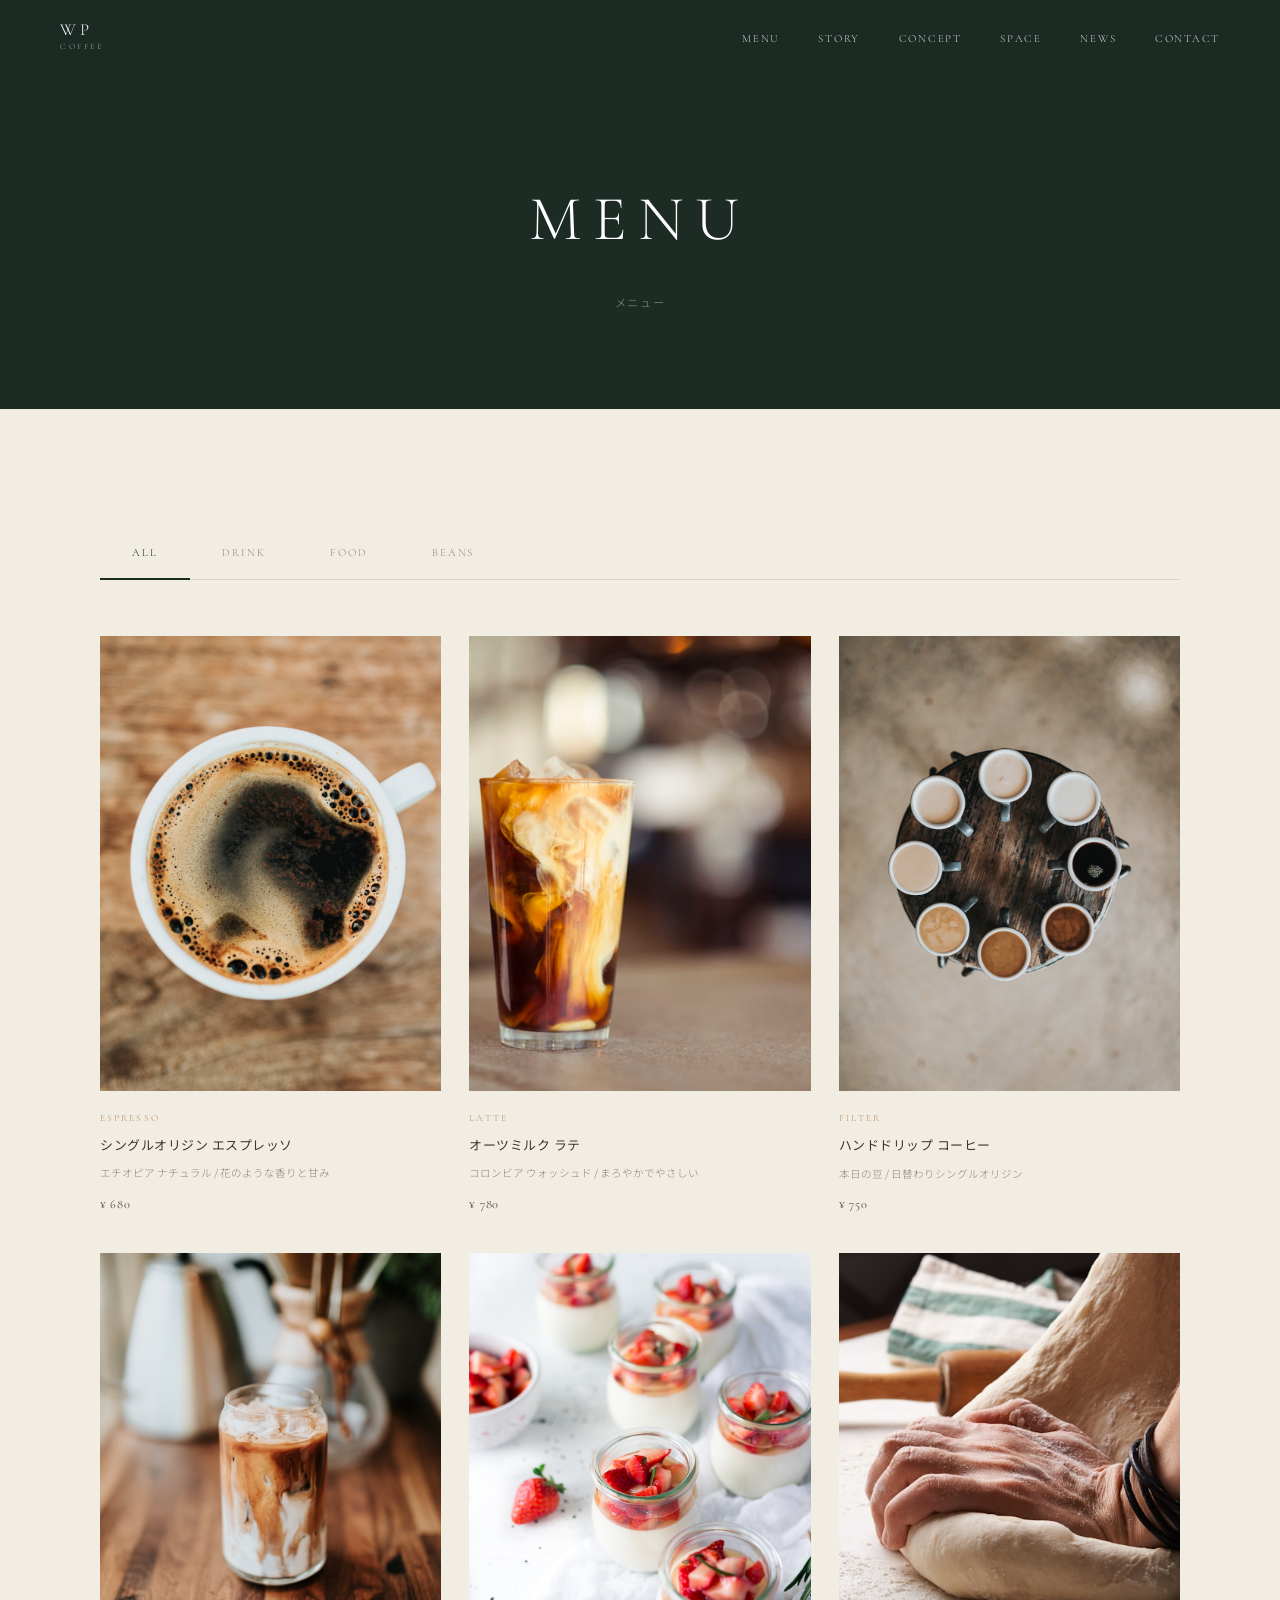
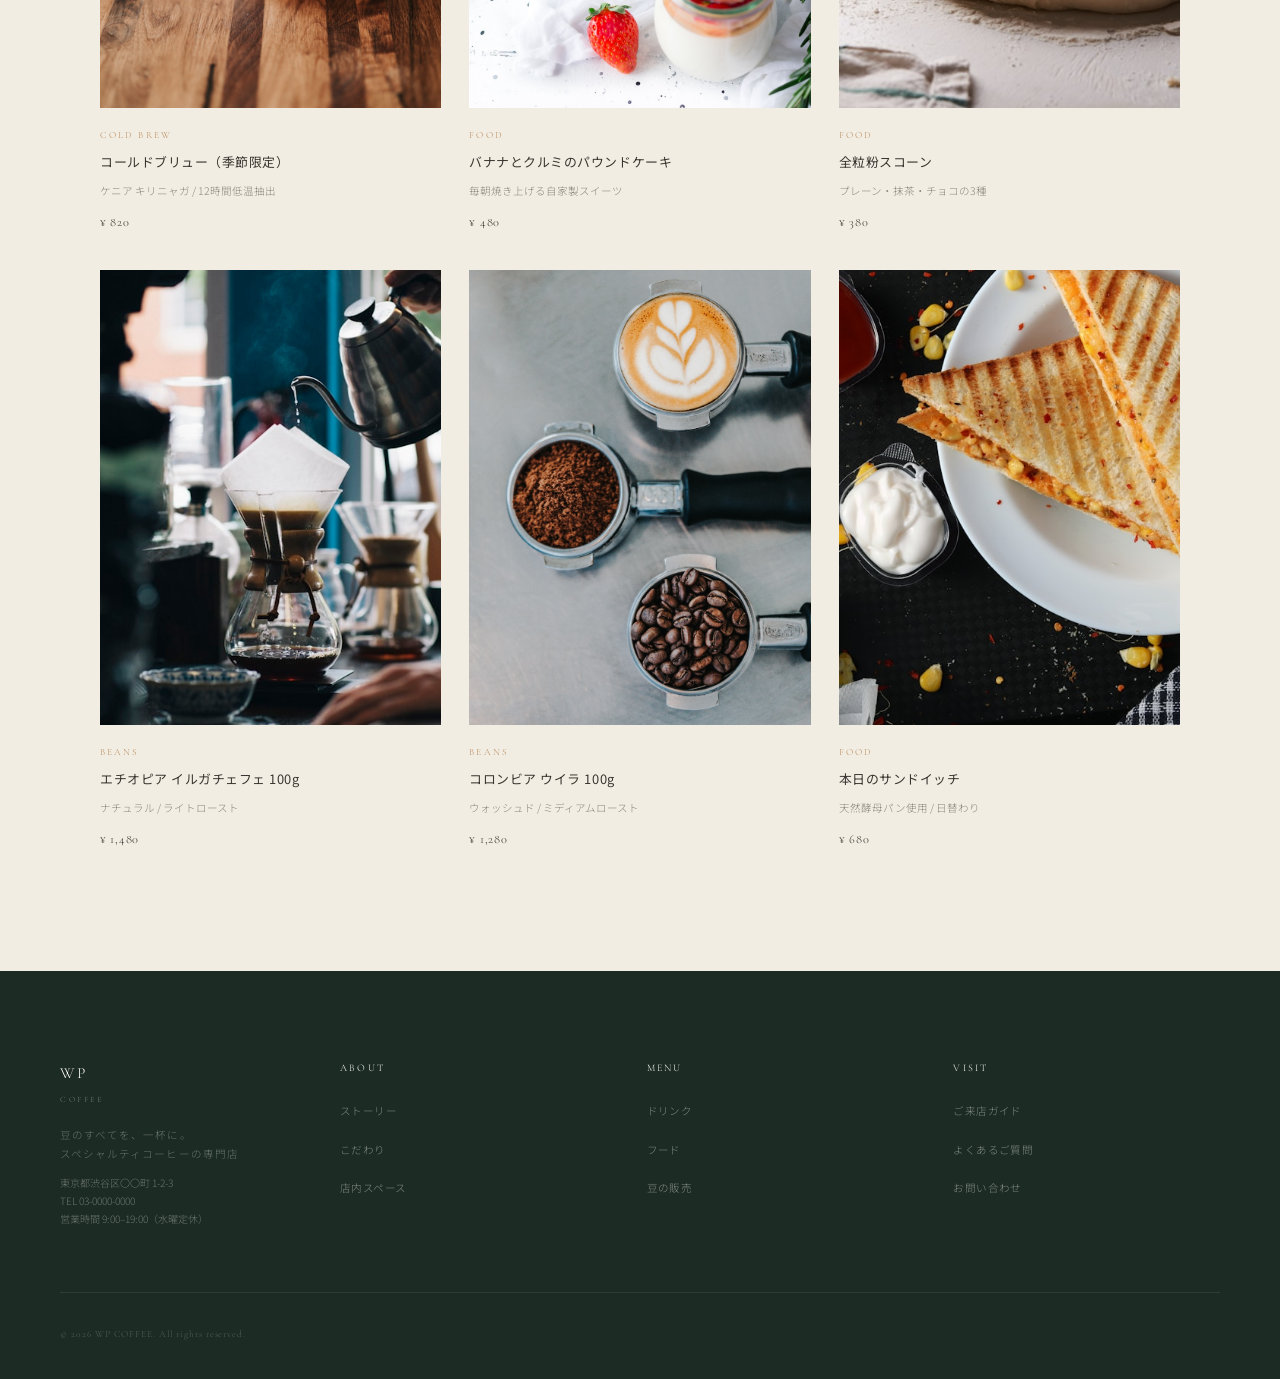
<file: 静的デモサイト/wp-coffee/menu.html>
<!DOCTYPE html>
<html lang="ja">
<head>
  <meta charset="UTF-8">
  <meta name="viewport" content="width=device-width, initial-scale=1.0">
  <title>メニュー | WP COFFEE</title>
  <link rel="stylesheet" href="css/style.css">
</head>
<body>

<header class="site-header is-filled">
  <a class="site-logo" href="index.html">WP<span class="site-logo__sub">COFFEE</span></a>
  <nav class="site-nav">
    <ul class="site-nav__items">
      <li><a href="menu.html">MENU</a></li>
      <li><a href="story.html">STORY</a></li>
      <li><a href="concept.html">CONCEPT</a></li>
      <li><a href="space.html">SPACE</a></li>
      <li><a href="news.html">NEWS</a></li>
      <li><a href="contact.html">CONTACT</a></li>
    </ul>
  </nav>
</header>

<main>

  <div class="page-eyebrow">
    <h1 class="page-eyebrow__en">MENU</h1>
    <p class="page-eyebrow__ja">メニュー</p>
  </div>

  <section class="page-body">
    <div class="container--wide">

      <nav class="cat-tabs">
        <span class="cat-tab is-active">ALL</span>
        <span class="cat-tab">DRINK</span>
        <span class="cat-tab">FOOD</span>
        <span class="cat-tab">BEANS</span>
      </nav>

      <ul class="menu-grid--wide">

        <li class="menu-card">
          <a class="menu-card__link" href="menu-single.html">
            <figure class="menu-card__fig">
              <img src="images/menu/espresso.jpg" alt="シングルオリジン エスプレッソ">
            </figure>
            <div class="menu-card__body">
              <span class="menu-card__cat">ESPRESSO</span>
              <h3 class="menu-card__name">シングルオリジン エスプレッソ</h3>
              <p class="menu-card__desc">エチオピア ナチュラル / 花のような香りと甘み</p>
              <p class="menu-card__price">¥ 680</p>
            </div>
          </a>
        </li>

        <li class="menu-card">
          <a class="menu-card__link" href="menu-single.html">
            <figure class="menu-card__fig">
              <img src="images/menu/latte.jpg" alt="オーツミルク ラテ">
            </figure>
            <div class="menu-card__body">
              <span class="menu-card__cat">LATTE</span>
              <h3 class="menu-card__name">オーツミルク ラテ</h3>
              <p class="menu-card__desc">コロンビア ウォッシュド / まろやかでやさしい</p>
              <p class="menu-card__price">¥ 780</p>
            </div>
          </a>
        </li>

        <li class="menu-card">
          <a class="menu-card__link" href="menu-single.html">
            <figure class="menu-card__fig">
              <img src="images/menu/filter.jpg" alt="ハンドドリップ コーヒー">
            </figure>
            <div class="menu-card__body">
              <span class="menu-card__cat">FILTER</span>
              <h3 class="menu-card__name">ハンドドリップ コーヒー</h3>
              <p class="menu-card__desc">本日の豆 / 日替わりシングルオリジン</p>
              <p class="menu-card__price">¥ 750</p>
            </div>
          </a>
        </li>

        <li class="menu-card">
          <a class="menu-card__link" href="menu-single.html">
            <figure class="menu-card__fig">
              <img src="images/menu/cold-brew.jpg" alt="コールドブリュー コーヒー">
            </figure>
            <div class="menu-card__body">
              <span class="menu-card__cat">COLD BREW</span>
              <h3 class="menu-card__name">コールドブリュー（季節限定）</h3>
              <p class="menu-card__desc">ケニア キリニャガ / 12時間低温抽出</p>
              <p class="menu-card__price">¥ 820</p>
            </div>
          </a>
        </li>

        <li class="menu-card">
          <a class="menu-card__link" href="menu-single.html">
            <figure class="menu-card__fig">
              <img src="images/menu/pound-cake.jpg" alt="バナナとクルミのパウンドケーキ">
            </figure>
            <div class="menu-card__body">
              <span class="menu-card__cat">FOOD</span>
              <h3 class="menu-card__name">バナナとクルミのパウンドケーキ</h3>
              <p class="menu-card__desc">毎朝焼き上げる自家製スイーツ</p>
              <p class="menu-card__price">¥ 480</p>
            </div>
          </a>
        </li>

        <li class="menu-card">
          <a class="menu-card__link" href="menu-single.html">
            <figure class="menu-card__fig">
              <img src="images/menu/scone.jpg" alt="全粒粉スコーン">
            </figure>
            <div class="menu-card__body">
              <span class="menu-card__cat">FOOD</span>
              <h3 class="menu-card__name">全粒粉スコーン</h3>
              <p class="menu-card__desc">プレーン・抹茶・チョコの3種</p>
              <p class="menu-card__price">¥ 380</p>
            </div>
          </a>
        </li>

        <li class="menu-card">
          <a class="menu-card__link" href="menu-single.html">
            <figure class="menu-card__fig">
              <img src="images/menu/beans-ethiopia.jpg" alt="エチオピア イルガチェフェのコーヒー豆">
            </figure>
            <div class="menu-card__body">
              <span class="menu-card__cat">BEANS</span>
              <h3 class="menu-card__name">エチオピア イルガチェフェ 100g</h3>
              <p class="menu-card__desc">ナチュラル / ライトロースト</p>
              <p class="menu-card__price">¥ 1,480</p>
            </div>
          </a>
        </li>

        <li class="menu-card">
          <a class="menu-card__link" href="menu-single.html">
            <figure class="menu-card__fig">
              <img src="images/menu/beans-colombia.jpg" alt="コロンビア ウイラのコーヒー豆">
            </figure>
            <div class="menu-card__body">
              <span class="menu-card__cat">BEANS</span>
              <h3 class="menu-card__name">コロンビア ウイラ 100g</h3>
              <p class="menu-card__desc">ウォッシュド / ミディアムロースト</p>
              <p class="menu-card__price">¥ 1,280</p>
            </div>
          </a>
        </li>

        <li class="menu-card">
          <a class="menu-card__link" href="menu-single.html">
            <figure class="menu-card__fig">
              <img src="images/menu/sandwich.jpg" alt="本日のサンドイッチ">
            </figure>
            <div class="menu-card__body">
              <span class="menu-card__cat">FOOD</span>
              <h3 class="menu-card__name">本日のサンドイッチ</h3>
              <p class="menu-card__desc">天然酵母パン使用 / 日替わり</p>
              <p class="menu-card__price">¥ 680</p>
            </div>
          </a>
        </li>

      </ul>
    </div>
  </section>

</main>

<footer class="site-footer">
  <div class="footer-inner">
    <div class="footer-brand">
      <p class="footer-logo">WP<span class="footer-logo__sub">COFFEE</span></p>
      <p class="footer-tagline">豆のすべてを、一杯に。<br>スペシャルティコーヒーの専門店</p>
      <address class="footer-address">東京都渋谷区〇〇町 1-2-3<br>TEL 03-0000-0000<br>営業時間 9:00–19:00（水曜定休）</address>
    </div>
    <nav class="footer-nav-grid">
      <div class="footer-nav-group">
        <p class="footer-nav-group__heading">ABOUT</p>
        <ul class="footer-nav-group__items">
          <li><a href="story.html">ストーリー</a></li>
          <li><a href="concept.html">こだわり</a></li>
          <li><a href="space.html">店内スペース</a></li>
        </ul>
      </div>
      <div class="footer-nav-group">
        <p class="footer-nav-group__heading">MENU</p>
        <ul class="footer-nav-group__items">
          <li><a href="menu.html">ドリンク</a></li>
          <li><a href="menu.html">フード</a></li>
          <li><a href="menu.html">豆の販売</a></li>
        </ul>
      </div>
      <div class="footer-nav-group">
        <p class="footer-nav-group__heading">VISIT</p>
        <ul class="footer-nav-group__items">
          <li><a href="visit.html">ご来店ガイド</a></li>
          <li><a href="faq.html">よくあるご質問</a></li>
          <li><a href="contact.html">お問い合わせ</a></li>
        </ul>
      </div>
    </nav>
  </div>
  <p class="footer-copy">© 2026 WP COFFEE. All rights reserved.</p>
</footer>

</body>
</html>
</file>
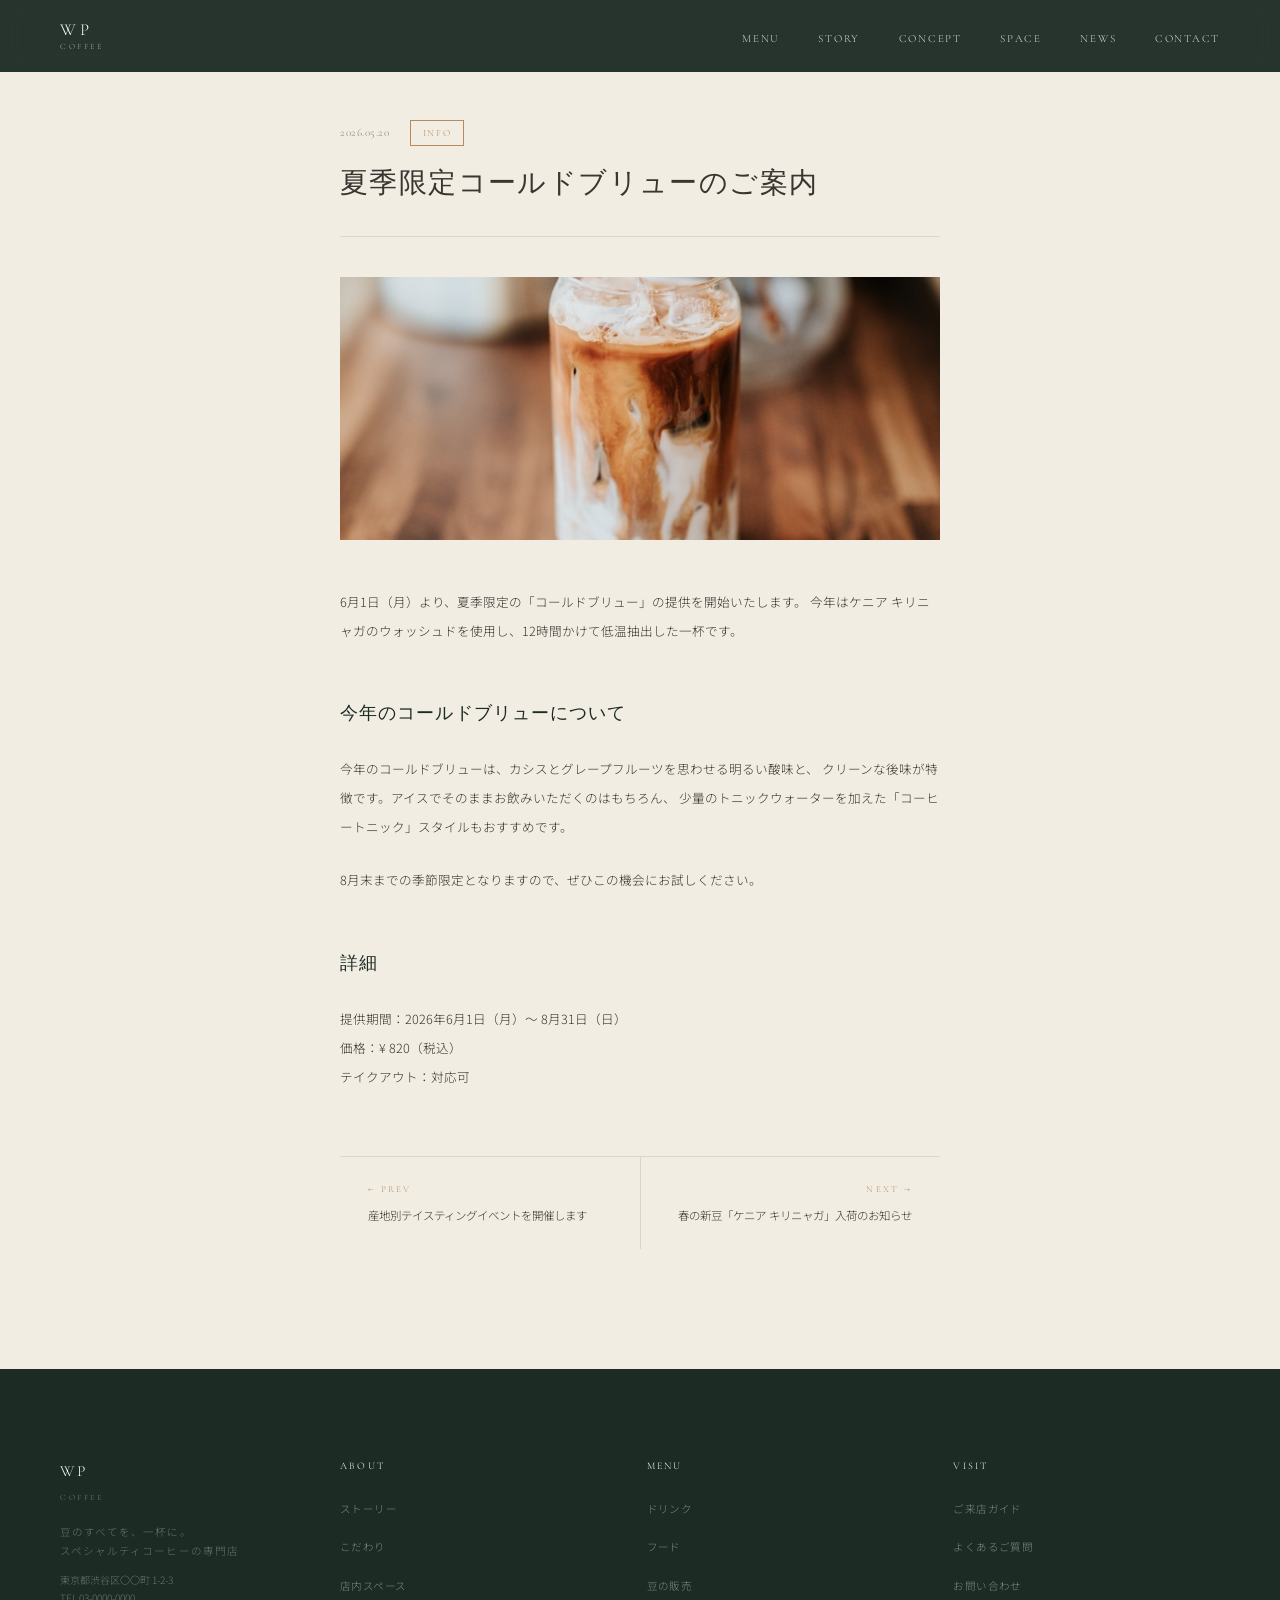
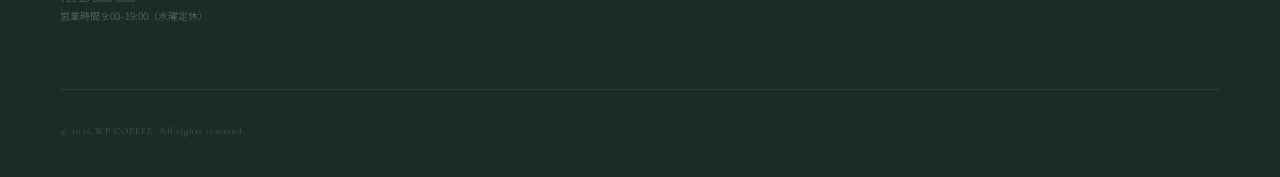
<file: 静的デモサイト/wp-coffee/news-single.html>
<!DOCTYPE html>
<html lang="ja">
<head>
  <meta charset="UTF-8">
  <meta name="viewport" content="width=device-width, initial-scale=1.0">
  <title>夏季限定コールドブリューのご案内 | WP COFFEE</title>
  <link rel="stylesheet" href="css/style.css">
</head>
<body>

<header class="site-header is-filled">
  <a class="site-logo" href="index.html">WP<span class="site-logo__sub">COFFEE</span></a>
  <nav class="site-nav">
    <ul class="site-nav__items">
      <li><a href="menu.html">MENU</a></li>
      <li><a href="story.html">STORY</a></li>
      <li><a href="concept.html">CONCEPT</a></li>
      <li><a href="space.html">SPACE</a></li>
      <li><a href="news.html">NEWS</a></li>
      <li><a href="contact.html">CONTACT</a></li>
    </ul>
  </nav>
</header>

<main>

  <section class="article-wrap">
    <div class="container" style="max-width:720px;">

      <header class="article-header">
        <div class="article-meta">
          <time class="article-date" datetime="2026-05-20">2026.05.20</time>
          <span class="article-cat">INFO</span>
        </div>
        <h1 class="article-title">夏季限定コールドブリューのご案内</h1>
      </header>

      <figure class="article-thumb">
        <img src="images/menu/cold-brew.jpg" alt="夏季限定のコールドブリュー">
      </figure>

      <div class="article-body">
        <p>
          6月1日（月）より、夏季限定の「コールドブリュー」の提供を開始いたします。
          今年はケニア キリニャガのウォッシュドを使用し、12時間かけて低温抽出した一杯です。
        </p>

        <h2>今年のコールドブリューについて</h2>
        <p>
          今年のコールドブリューは、カシスとグレープフルーツを思わせる明るい酸味と、
          クリーンな後味が特徴です。アイスでそのままお飲みいただくのはもちろん、
          少量のトニックウォーターを加えた「コーヒートニック」スタイルもおすすめです。
        </p>
        <p>
          8月末までの季節限定となりますので、ぜひこの機会にお試しください。
        </p>

        <h2>詳細</h2>
        <p>
          提供期間：2026年6月1日（月）〜 8月31日（日）<br>
          価格：¥ 820（税込）<br>
          テイクアウト：対応可
        </p>
      </div>

      <nav class="article-nav">
        <a class="article-nav__item" href="news-single.html">
          <p class="article-nav__label">← PREV</p>
          <p class="article-nav__title">産地別テイスティングイベントを開催します</p>
        </a>
        <a class="article-nav__item" href="news-single.html" style="text-align:right;">
          <p class="article-nav__label">NEXT →</p>
          <p class="article-nav__title">春の新豆「ケニア キリニャガ」入荷のお知らせ</p>
        </a>
      </nav>

    </div>
  </section>

</main>

<footer class="site-footer">
  <div class="footer-inner">
    <div class="footer-brand">
      <p class="footer-logo">WP<span class="footer-logo__sub">COFFEE</span></p>
      <p class="footer-tagline">豆のすべてを、一杯に。<br>スペシャルティコーヒーの専門店</p>
      <address class="footer-address">東京都渋谷区〇〇町 1-2-3<br>TEL 03-0000-0000<br>営業時間 9:00–19:00（水曜定休）</address>
    </div>
    <nav class="footer-nav-grid">
      <div class="footer-nav-group">
        <p class="footer-nav-group__heading">ABOUT</p>
        <ul class="footer-nav-group__items">
          <li><a href="story.html">ストーリー</a></li>
          <li><a href="concept.html">こだわり</a></li>
          <li><a href="space.html">店内スペース</a></li>
        </ul>
      </div>
      <div class="footer-nav-group">
        <p class="footer-nav-group__heading">MENU</p>
        <ul class="footer-nav-group__items">
          <li><a href="menu.html">ドリンク</a></li>
          <li><a href="menu.html">フード</a></li>
          <li><a href="menu.html">豆の販売</a></li>
        </ul>
      </div>
      <div class="footer-nav-group">
        <p class="footer-nav-group__heading">VISIT</p>
        <ul class="footer-nav-group__items">
          <li><a href="visit.html">ご来店ガイド</a></li>
          <li><a href="faq.html">よくあるご質問</a></li>
          <li><a href="contact.html">お問い合わせ</a></li>
        </ul>
      </div>
    </nav>
  </div>
  <p class="footer-copy">© 2026 WP COFFEE. All rights reserved.</p>
</footer>

</body>
</html>
</file>
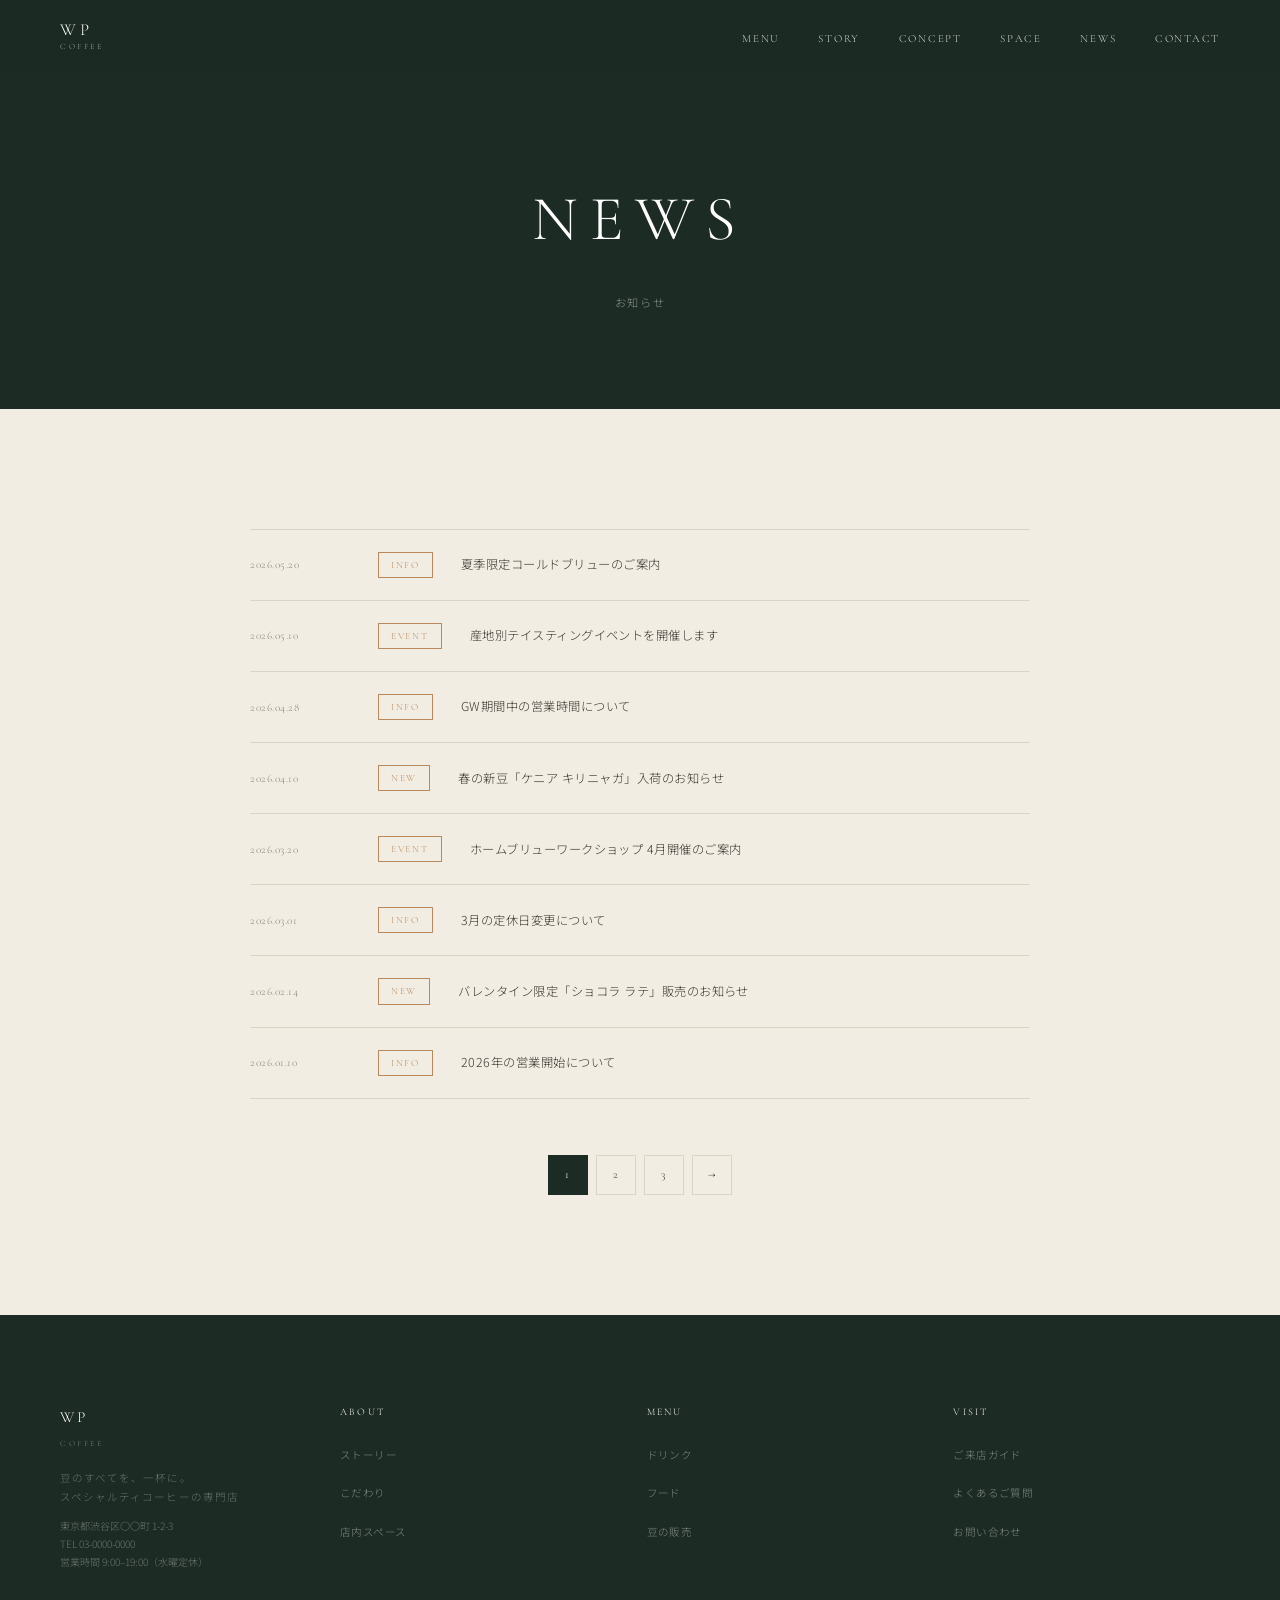
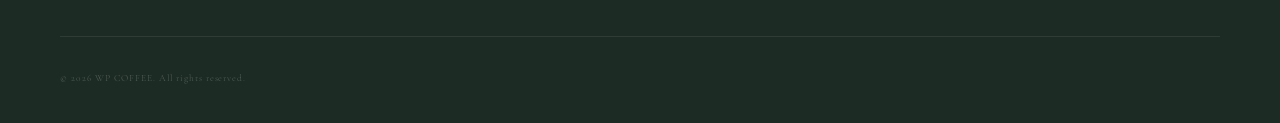
<file: 静的デモサイト/wp-coffee/news.html>
<!DOCTYPE html>
<html lang="ja">
<head>
  <meta charset="UTF-8">
  <meta name="viewport" content="width=device-width, initial-scale=1.0">
  <title>お知らせ | WP COFFEE</title>
  <link rel="stylesheet" href="css/style.css">
</head>
<body>

<header class="site-header is-filled">
  <a class="site-logo" href="index.html">WP<span class="site-logo__sub">COFFEE</span></a>
  <nav class="site-nav">
    <ul class="site-nav__items">
      <li><a href="menu.html">MENU</a></li>
      <li><a href="story.html">STORY</a></li>
      <li><a href="concept.html">CONCEPT</a></li>
      <li><a href="space.html">SPACE</a></li>
      <li><a href="news.html">NEWS</a></li>
      <li><a href="contact.html">CONTACT</a></li>
    </ul>
  </nav>
</header>

<main>

  <div class="page-eyebrow">
    <h1 class="page-eyebrow__en">NEWS</h1>
    <p class="page-eyebrow__ja">お知らせ</p>
  </div>

  <section class="block-news">
    <div class="container">
      <ul class="news-list">
        <li class="news-item">
          <a class="news-item__link" href="news-single.html">
            <time class="news-item__date" datetime="2026-05-20">2026.05.20</time>
            <span class="news-item__tag">INFO</span>
            <span class="news-item__title">夏季限定コールドブリューのご案内</span>
          </a>
        </li>
        <li class="news-item">
          <a class="news-item__link" href="news-single.html">
            <time class="news-item__date" datetime="2026-05-10">2026.05.10</time>
            <span class="news-item__tag">EVENT</span>
            <span class="news-item__title">産地別テイスティングイベントを開催します</span>
          </a>
        </li>
        <li class="news-item">
          <a class="news-item__link" href="news-single.html">
            <time class="news-item__date" datetime="2026-04-28">2026.04.28</time>
            <span class="news-item__tag">INFO</span>
            <span class="news-item__title">GW期間中の営業時間について</span>
          </a>
        </li>
        <li class="news-item">
          <a class="news-item__link" href="news-single.html">
            <time class="news-item__date" datetime="2026-04-10">2026.04.10</time>
            <span class="news-item__tag">NEW</span>
            <span class="news-item__title">春の新豆「ケニア キリニャガ」入荷のお知らせ</span>
          </a>
        </li>
        <li class="news-item">
          <a class="news-item__link" href="news-single.html">
            <time class="news-item__date" datetime="2026-03-20">2026.03.20</time>
            <span class="news-item__tag">EVENT</span>
            <span class="news-item__title">ホームブリューワークショップ 4月開催のご案内</span>
          </a>
        </li>
        <li class="news-item">
          <a class="news-item__link" href="news-single.html">
            <time class="news-item__date" datetime="2026-03-01">2026.03.01</time>
            <span class="news-item__tag">INFO</span>
            <span class="news-item__title">3月の定休日変更について</span>
          </a>
        </li>
        <li class="news-item">
          <a class="news-item__link" href="news-single.html">
            <time class="news-item__date" datetime="2026-02-14">2026.02.14</time>
            <span class="news-item__tag">NEW</span>
            <span class="news-item__title">バレンタイン限定「ショコラ ラテ」販売のお知らせ</span>
          </a>
        </li>
        <li class="news-item">
          <a class="news-item__link" href="news-single.html">
            <time class="news-item__date" datetime="2026-01-10">2026.01.10</time>
            <span class="news-item__tag">INFO</span>
            <span class="news-item__title">2026年の営業開始について</span>
          </a>
        </li>
      </ul>

      <nav class="pagination">
        <span class="is-current">1</span>
        <a href="#">2</a>
        <a href="#">3</a>
        <a href="#">→</a>
      </nav>
    </div>
  </section>

</main>

<footer class="site-footer">
  <div class="footer-inner">
    <div class="footer-brand">
      <p class="footer-logo">WP<span class="footer-logo__sub">COFFEE</span></p>
      <p class="footer-tagline">豆のすべてを、一杯に。<br>スペシャルティコーヒーの専門店</p>
      <address class="footer-address">東京都渋谷区〇〇町 1-2-3<br>TEL 03-0000-0000<br>営業時間 9:00–19:00（水曜定休）</address>
    </div>
    <nav class="footer-nav-grid">
      <div class="footer-nav-group">
        <p class="footer-nav-group__heading">ABOUT</p>
        <ul class="footer-nav-group__items">
          <li><a href="story.html">ストーリー</a></li>
          <li><a href="concept.html">こだわり</a></li>
          <li><a href="space.html">店内スペース</a></li>
        </ul>
      </div>
      <div class="footer-nav-group">
        <p class="footer-nav-group__heading">MENU</p>
        <ul class="footer-nav-group__items">
          <li><a href="menu.html">ドリンク</a></li>
          <li><a href="menu.html">フード</a></li>
          <li><a href="menu.html">豆の販売</a></li>
        </ul>
      </div>
      <div class="footer-nav-group">
        <p class="footer-nav-group__heading">VISIT</p>
        <ul class="footer-nav-group__items">
          <li><a href="visit.html">ご来店ガイド</a></li>
          <li><a href="faq.html">よくあるご質問</a></li>
          <li><a href="contact.html">お問い合わせ</a></li>
        </ul>
      </div>
    </nav>
  </div>
  <p class="footer-copy">© 2026 WP COFFEE. All rights reserved.</p>
</footer>

</body>
</html>
</file>
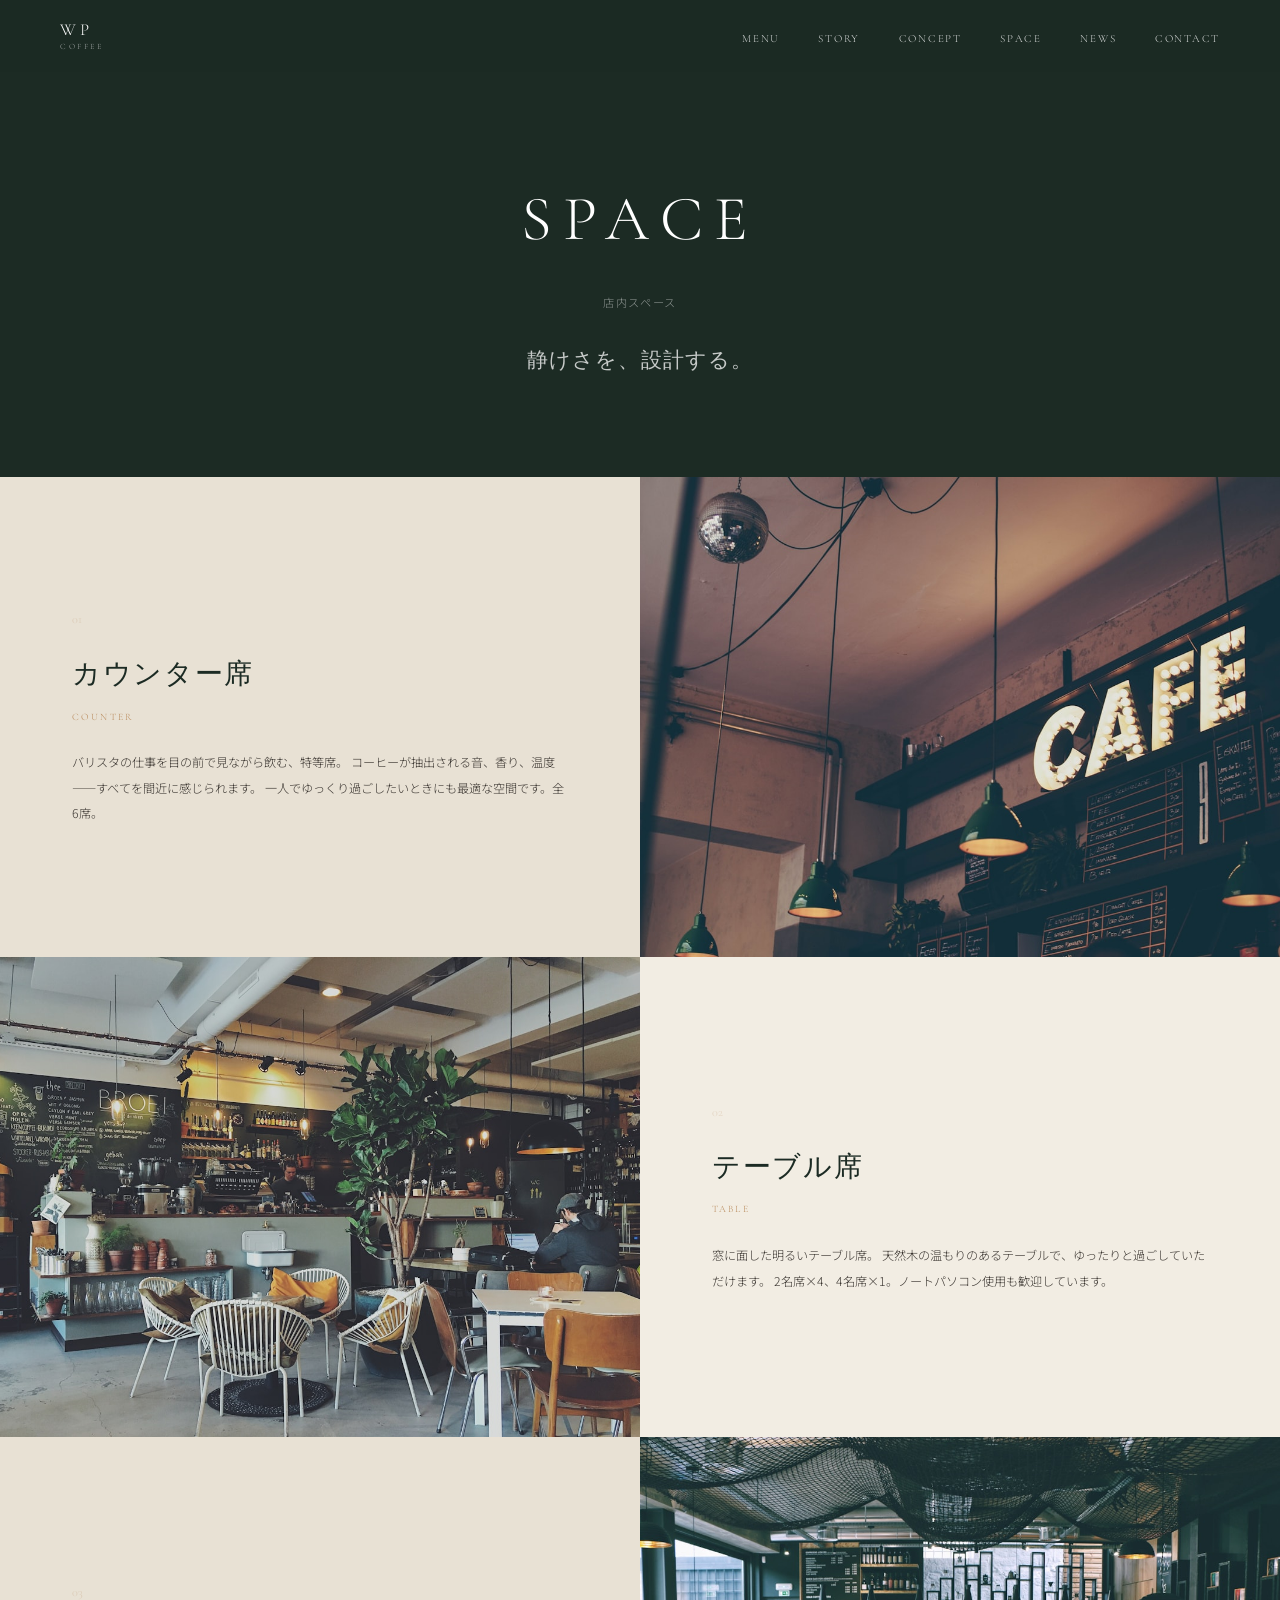
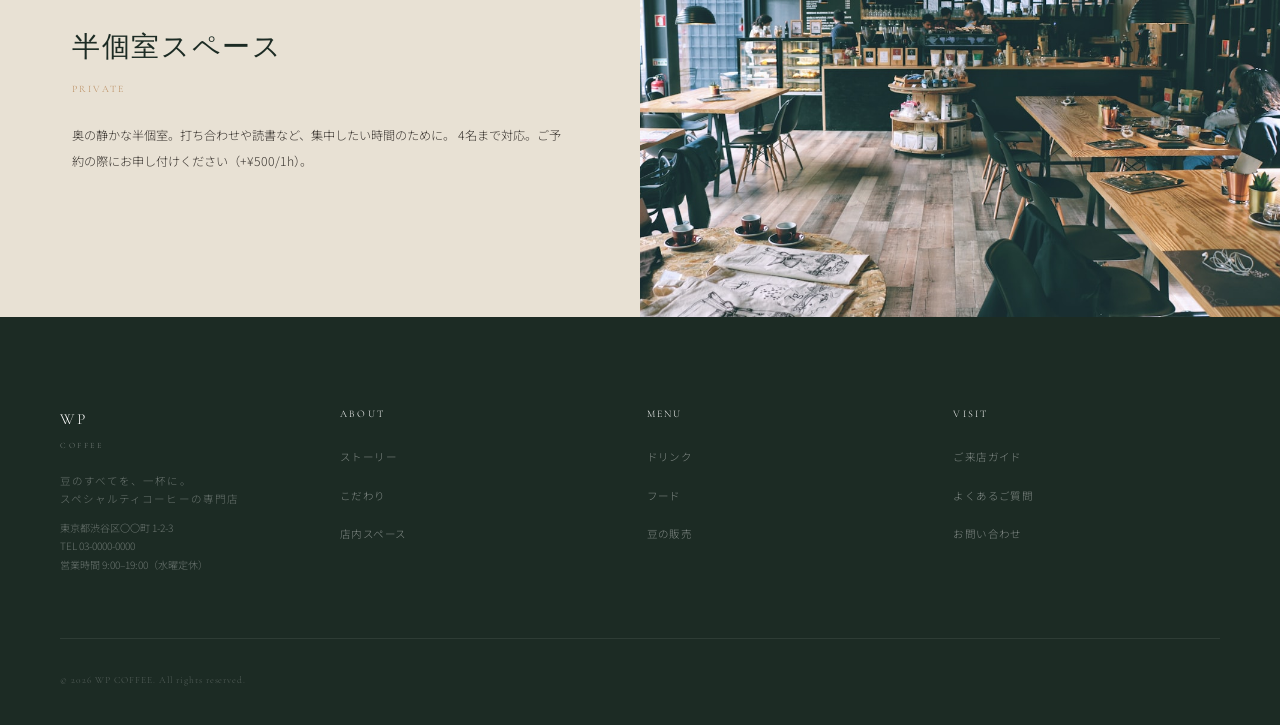
<file: 静的デモサイト/wp-coffee/space.html>
<!DOCTYPE html>
<html lang="ja">
<head>
  <meta charset="UTF-8">
  <meta name="viewport" content="width=device-width, initial-scale=1.0">
  <title>店内スペース | WP COFFEE</title>
  <link rel="stylesheet" href="css/style.css">
</head>
<body>

<header class="site-header is-filled">
  <a class="site-logo" href="index.html">WP<span class="site-logo__sub">COFFEE</span></a>
  <nav class="site-nav">
    <ul class="site-nav__items">
      <li><a href="menu.html">MENU</a></li>
      <li><a href="story.html">STORY</a></li>
      <li><a href="concept.html">CONCEPT</a></li>
      <li><a href="space.html">SPACE</a></li>
      <li><a href="news.html">NEWS</a></li>
      <li><a href="contact.html">CONTACT</a></li>
    </ul>
  </nav>
</header>

<main>

  <div class="page-eyebrow">
    <h1 class="page-eyebrow__en">SPACE</h1>
    <p class="page-eyebrow__ja">店内スペース</p>
    <p class="page-eyebrow__lead">静けさを、設計する。</p>
  </div>

  <section class="space-section">
    <figure class="space-section__fig">
      <img src="images/space/counter.jpg" alt="バリスタの仕事が見えるカウンター席">
    </figure>
    <div class="space-section__body">
      <p class="space-section__num">01</p>
      <h2 class="space-section__title">カウンター席</h2>
      <span class="space-section__title-en">COUNTER</span>
      <p>
        バリスタの仕事を目の前で見ながら飲む、特等席。
        コーヒーが抽出される音、香り、温度——すべてを間近に感じられます。
        一人でゆっくり過ごしたいときにも最適な空間です。全6席。
      </p>
    </div>
  </section>

  <section class="space-section">
    <figure class="space-section__fig">
      <img src="images/space/table.jpg" alt="窓に面した明るいテーブル席">
    </figure>
    <div class="space-section__body">
      <p class="space-section__num">02</p>
      <h2 class="space-section__title">テーブル席</h2>
      <span class="space-section__title-en">TABLE</span>
      <p>
        窓に面した明るいテーブル席。
        天然木の温もりのあるテーブルで、ゆったりと過ごしていただけます。
        2名席×4、4名席×1。ノートパソコン使用も歓迎しています。
      </p>
    </div>
  </section>

  <section class="space-section">
    <figure class="space-section__fig">
      <img src="images/space/private.jpg" alt="打ち合わせや読書に使える半個室スペース">
    </figure>
    <div class="space-section__body">
      <p class="space-section__num">03</p>
      <h2 class="space-section__title">半個室スペース</h2>
      <span class="space-section__title-en">PRIVATE</span>
      <p>
        奥の静かな半個室。打ち合わせや読書など、集中したい時間のために。
        4名まで対応。ご予約の際にお申し付けください（+¥500/1h）。
      </p>
    </div>
  </section>

</main>

<footer class="site-footer">
  <div class="footer-inner">
    <div class="footer-brand">
      <p class="footer-logo">WP<span class="footer-logo__sub">COFFEE</span></p>
      <p class="footer-tagline">豆のすべてを、一杯に。<br>スペシャルティコーヒーの専門店</p>
      <address class="footer-address">東京都渋谷区〇〇町 1-2-3<br>TEL 03-0000-0000<br>営業時間 9:00–19:00（水曜定休）</address>
    </div>
    <nav class="footer-nav-grid">
      <div class="footer-nav-group">
        <p class="footer-nav-group__heading">ABOUT</p>
        <ul class="footer-nav-group__items">
          <li><a href="story.html">ストーリー</a></li>
          <li><a href="concept.html">こだわり</a></li>
          <li><a href="space.html">店内スペース</a></li>
        </ul>
      </div>
      <div class="footer-nav-group">
        <p class="footer-nav-group__heading">MENU</p>
        <ul class="footer-nav-group__items">
          <li><a href="menu.html">ドリンク</a></li>
          <li><a href="menu.html">フード</a></li>
          <li><a href="menu.html">豆の販売</a></li>
        </ul>
      </div>
      <div class="footer-nav-group">
        <p class="footer-nav-group__heading">VISIT</p>
        <ul class="footer-nav-group__items">
          <li><a href="visit.html">ご来店ガイド</a></li>
          <li><a href="faq.html">よくあるご質問</a></li>
          <li><a href="contact.html">お問い合わせ</a></li>
        </ul>
      </div>
    </nav>
  </div>
  <p class="footer-copy">© 2026 WP COFFEE. All rights reserved.</p>
</footer>

</body>
</html>
</file>
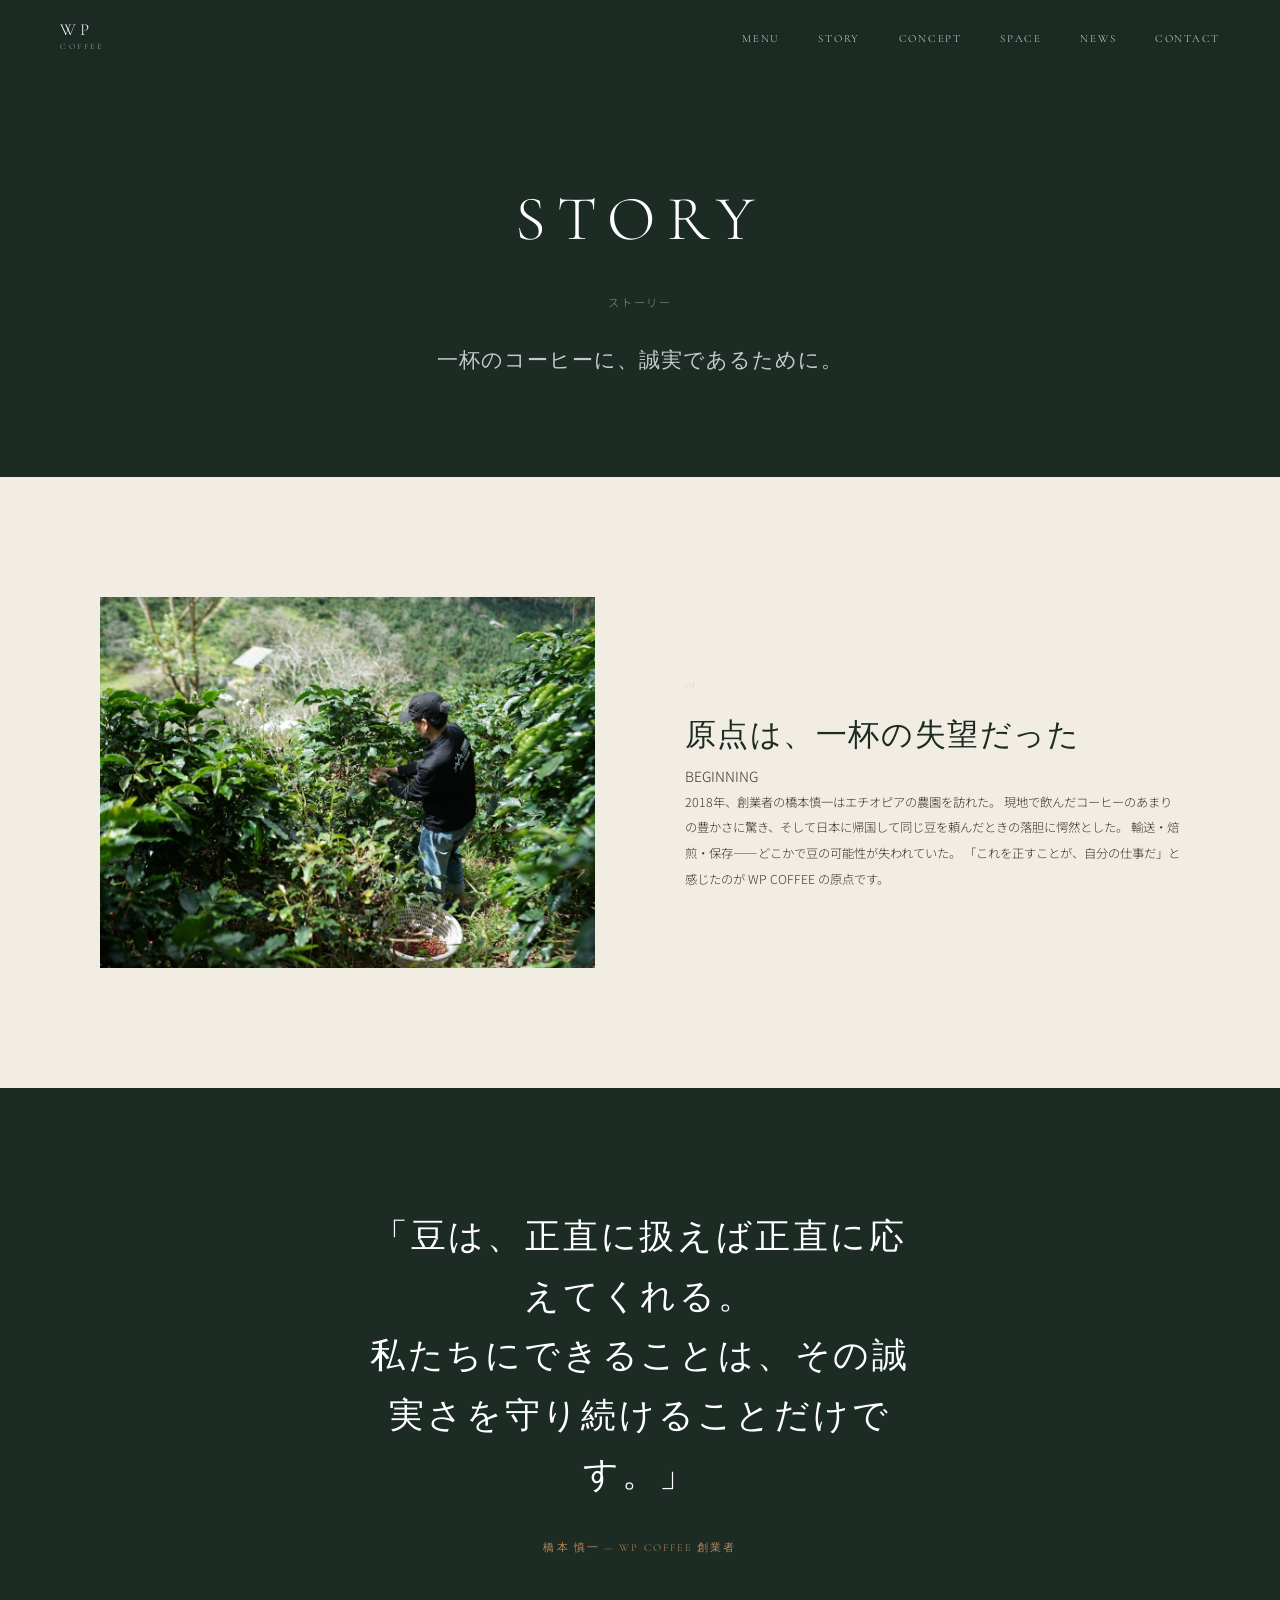
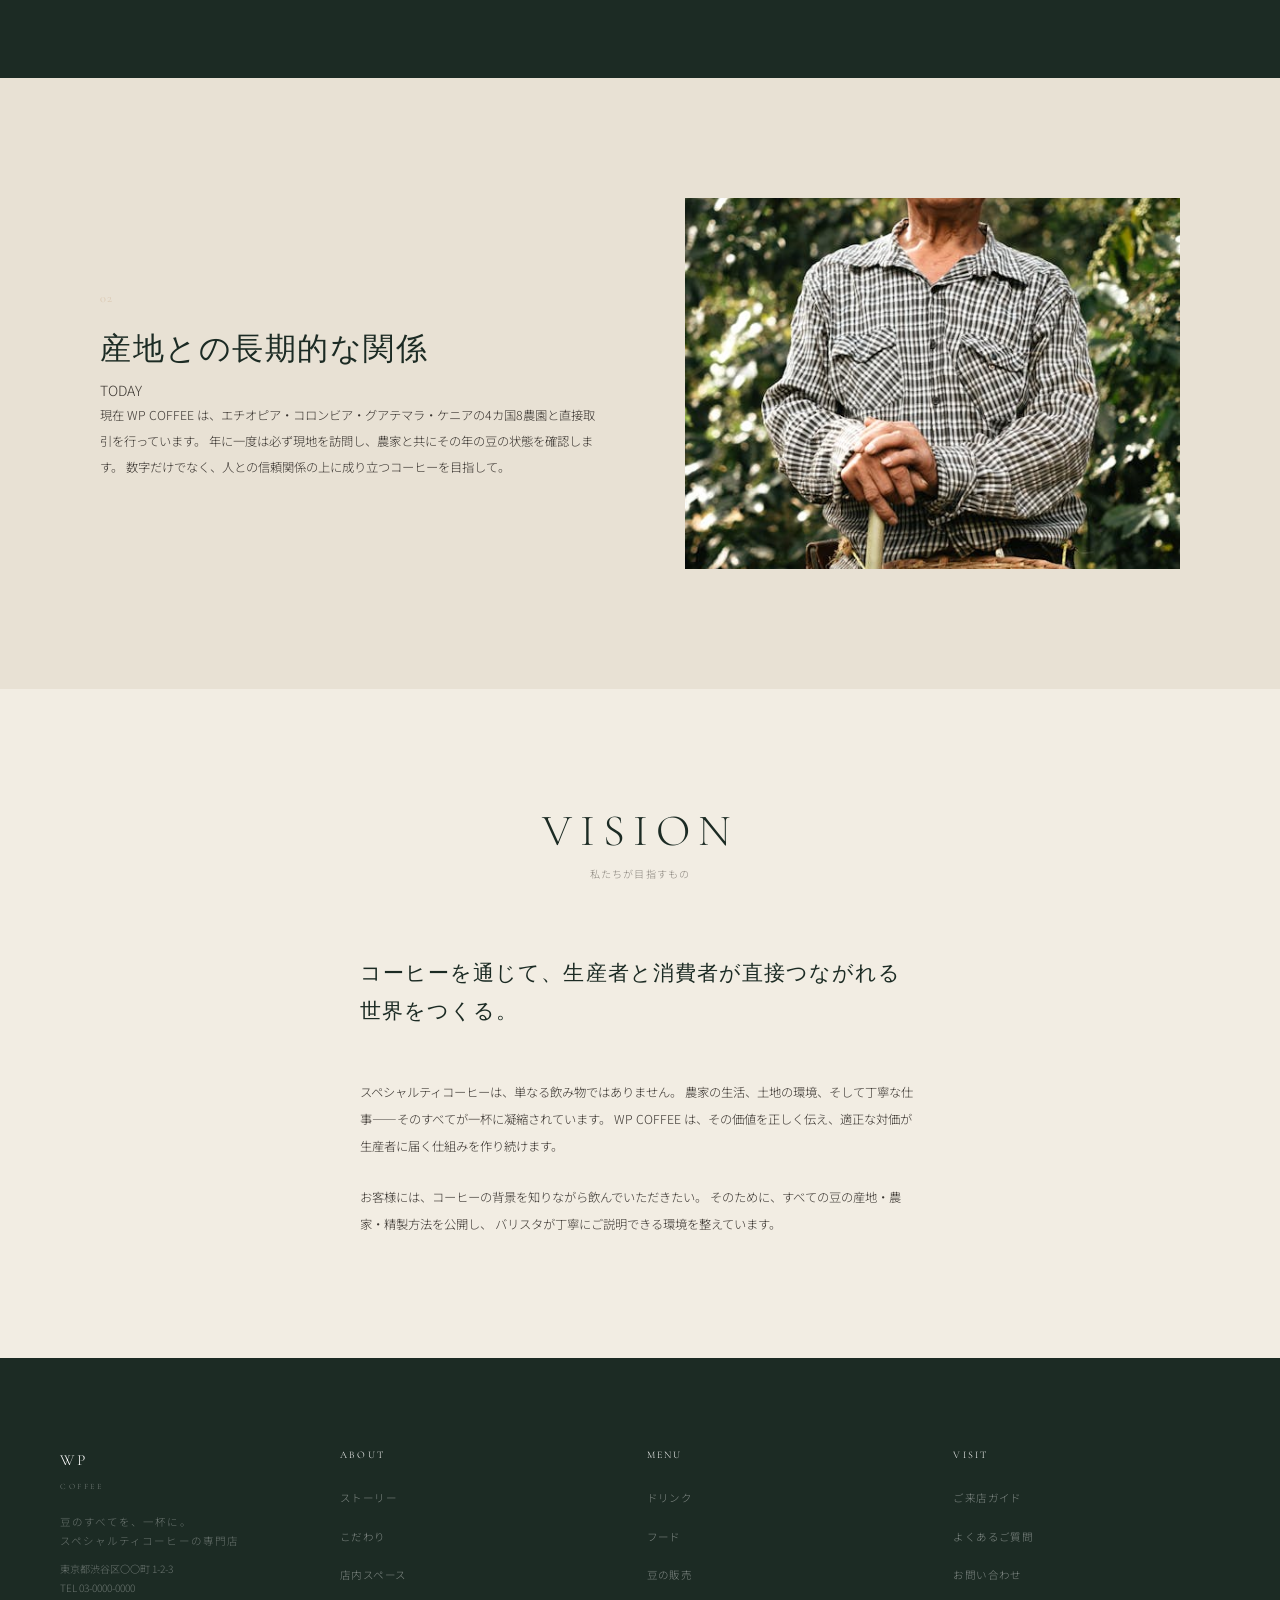
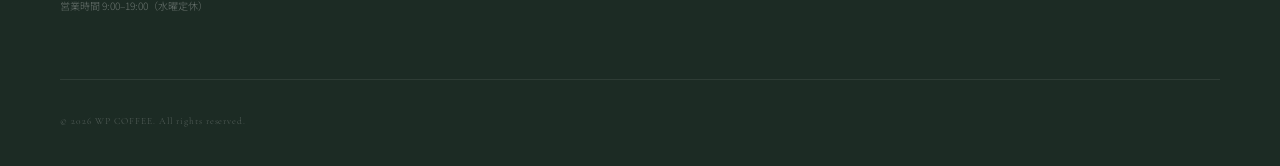
<file: 静的デモサイト/wp-coffee/story.html>
<!DOCTYPE html>
<html lang="ja">
<head>
  <meta charset="UTF-8">
  <meta name="viewport" content="width=device-width, initial-scale=1.0">
  <title>ストーリー | WP COFFEE</title>
  <link rel="stylesheet" href="css/style.css">
</head>
<body>

<header class="site-header is-filled">
  <a class="site-logo" href="index.html">WP<span class="site-logo__sub">COFFEE</span></a>
  <nav class="site-nav">
    <ul class="site-nav__items">
      <li><a href="menu.html">MENU</a></li>
      <li><a href="story.html">STORY</a></li>
      <li><a href="concept.html">CONCEPT</a></li>
      <li><a href="space.html">SPACE</a></li>
      <li><a href="news.html">NEWS</a></li>
      <li><a href="contact.html">CONTACT</a></li>
    </ul>
  </nav>
</header>

<main>

  <div class="page-eyebrow">
    <h1 class="page-eyebrow__en">STORY</h1>
    <p class="page-eyebrow__ja">ストーリー</p>
    <p class="page-eyebrow__lead">一杯のコーヒーに、誠実であるために。</p>
  </div>

  <!-- 創業のきっかけ -->
  <section class="split split--light">
    <div class="split__inner">
      <figure class="split__fig">
        <img src="images/concept/origin.jpg" alt="コーヒー農園を訪れる様子">
      </figure>
      <div class="split__body">
        <p class="split__num">01</p>
        <h2 class="split__heading">原点は、一杯の失望だった</h2>
        <span class="split__heading-sub">BEGINNING</span>
        <p>
          2018年、創業者の橋本慎一はエチオピアの農園を訪れた。
          現地で飲んだコーヒーのあまりの豊かさに驚き、そして日本に帰国して同じ豆を頼んだときの落胆に愕然とした。
          輸送・焙煎・保存——どこかで豆の可能性が失われていた。
          「これを正すことが、自分の仕事だ」と感じたのが WP COFFEE の原点です。
        </p>
      </div>
    </div>
  </section>

  <!-- 創業者メッセージ -->
  <section class="story-quote">
    <blockquote class="story-quote__text">
      「豆は、正直に扱えば正直に応えてくれる。<br>私たちにできることは、その誠実さを守り続けることだけです。」
    </blockquote>
    <p class="story-quote__author">橋本 慎一 — WP COFFEE 創業者</p>
  </section>

  <!-- 現在の取り組み -->
  <section class="split split--dark">
    <div class="split__inner split__inner--flip">
      <figure class="split__fig">
        <img src="images/concept/producer-1.jpg" alt="コーヒー生産者との対話">
      </figure>
      <div class="split__body">
        <p class="split__num">02</p>
        <h2 class="split__heading">産地との長期的な関係</h2>
        <span class="split__heading-sub">TODAY</span>
        <p>
          現在 WP COFFEE は、エチオピア・コロンビア・グアテマラ・ケニアの4カ国8農園と直接取引を行っています。
          年に一度は必ず現地を訪問し、農家と共にその年の豆の状態を確認します。
          数字だけでなく、人との信頼関係の上に成り立つコーヒーを目指して。
        </p>
      </div>
    </div>
  </section>

  <!-- ビジョン -->
  <section class="page-body">
    <div class="container" style="max-width:680px;">
      <header class="section-head">
        <h2 class="section-head__en">VISION</h2>
        <p class="section-head__ja">私たちが目指すもの</p>
      </header>
      <p class="page-lead">コーヒーを通じて、生産者と消費者が直接つながれる世界をつくる。</p>
      <p class="page-text">
        スペシャルティコーヒーは、単なる飲み物ではありません。
        農家の生活、土地の環境、そして丁寧な仕事——そのすべてが一杯に凝縮されています。
        WP COFFEE は、その価値を正しく伝え、適正な対価が生産者に届く仕組みを作り続けます。
      </p>
      <p class="page-text">
        お客様には、コーヒーの背景を知りながら飲んでいただきたい。
        そのために、すべての豆の産地・農家・精製方法を公開し、
        バリスタが丁寧にご説明できる環境を整えています。
      </p>
    </div>
  </section>

</main>

<footer class="site-footer">
  <div class="footer-inner">
    <div class="footer-brand">
      <p class="footer-logo">WP<span class="footer-logo__sub">COFFEE</span></p>
      <p class="footer-tagline">豆のすべてを、一杯に。<br>スペシャルティコーヒーの専門店</p>
      <address class="footer-address">東京都渋谷区〇〇町 1-2-3<br>TEL 03-0000-0000<br>営業時間 9:00–19:00（水曜定休）</address>
    </div>
    <nav class="footer-nav-grid">
      <div class="footer-nav-group">
        <p class="footer-nav-group__heading">ABOUT</p>
        <ul class="footer-nav-group__items">
          <li><a href="story.html">ストーリー</a></li>
          <li><a href="concept.html">こだわり</a></li>
          <li><a href="space.html">店内スペース</a></li>
        </ul>
      </div>
      <div class="footer-nav-group">
        <p class="footer-nav-group__heading">MENU</p>
        <ul class="footer-nav-group__items">
          <li><a href="menu.html">ドリンク</a></li>
          <li><a href="menu.html">フード</a></li>
          <li><a href="menu.html">豆の販売</a></li>
        </ul>
      </div>
      <div class="footer-nav-group">
        <p class="footer-nav-group__heading">VISIT</p>
        <ul class="footer-nav-group__items">
          <li><a href="visit.html">ご来店ガイド</a></li>
          <li><a href="faq.html">よくあるご質問</a></li>
          <li><a href="contact.html">お問い合わせ</a></li>
        </ul>
      </div>
    </nav>
  </div>
  <p class="footer-copy">© 2026 WP COFFEE. All rights reserved.</p>
</footer>

</body>
</html>
</file>
<file: 静的デモサイト/wp-coffee/css/style.css>
@charset "utf-8";

@import url('https://fonts.googleapis.com/css2?family=Cormorant+Garamond:ital,wght@0,300;0,400;0,500;1,300;1,400&family=Noto+Sans+JP:wght@300;400&display=swap');

/* =============================================
   TOKENS
============================================= */
:root {
  --c-dark:        #1c2b24;
  --c-dark-mid:    #2d4038;
  --c-cream:       #f2ede3;
  --c-cream-dark:  #e8e1d4;
  --c-accent:      #b8895a;
  --c-text:        #3a3530;
  --c-muted:       #8a857d;
  --c-border:      #dbd5c8;
  --c-white:       #ffffff;

  --f-display: 'Cormorant Garamond', Georgia, serif;
  --f-sans:    'Noto Sans JP', sans-serif;

  --w-content: 900px;
  --w-wide:    1200px;

  --space-section: clamp(80px, 10vw, 120px);
  --space-side:    clamp(24px, 5vw, 60px);
}

/* =============================================
   RESET
============================================= */
*, *::before, *::after { box-sizing: border-box; margin: 0; padding: 0; }
html { font-size: clamp(14px, 1vw, 15px); scroll-behavior: smooth; }
body {
  font-family: var(--f-sans);
  color: var(--c-text);
  background: var(--c-cream);
  line-height: 1.9;
  font-weight: 300;
  -webkit-font-smoothing: antialiased;
}
img  { display: block; width: 100%; height: 100%; object-fit: cover; }
ul   { list-style: none; }
a    { color: inherit; text-decoration: none; }
figure { margin: 0; }

/* =============================================
   LAYOUT UTILITIES
============================================= */
.container {
  max-width: var(--w-content);
  margin-inline: auto;
  padding-inline: var(--space-side);
}
.container--wide {
  max-width: var(--w-wide);
  margin-inline: auto;
  padding-inline: var(--space-side);
}

/* =============================================
   SECTION HEADING
============================================= */
.section-head {
  text-align: center;
  margin-bottom: clamp(48px, 7vw, 72px);
}
.section-head__en {
  font-family: var(--f-display);
  font-weight: 300;
  font-size: clamp(2.2rem, 4.5vw, 3.2rem);
  letter-spacing: 0.18em;
  color: var(--c-dark);
  line-height: 1;
}
.section-head__ja {
  font-size: 0.72rem;
  letter-spacing: 0.12em;
  color: var(--c-muted);
  margin-top: 10px;
}

/* =============================================
   BUTTONS
============================================= */
.btn {
  display: inline-block;
  padding: 15px 44px;
  font-family: var(--f-display);
  font-size: 0.8rem;
  letter-spacing: 0.15em;
  border: 1px solid currentColor;
  transition: background 0.3s, color 0.3s;
  cursor: pointer;
}
.btn--light {
  color: var(--c-white);
  border-color: rgba(255,255,255,0.55);
}
.btn--light:hover { background: var(--c-white); color: var(--c-dark); }

.btn--dark { color: var(--c-dark); }
.btn--dark:hover { background: var(--c-dark); color: var(--c-cream); }

.arrow-link {
  font-family: var(--f-display);
  font-size: 0.82rem;
  letter-spacing: 0.12em;
  display: inline-flex;
  align-items: center;
  gap: 12px;
  transition: gap 0.3s;
}
.arrow-link::after { content: '→'; }
.arrow-link:hover  { gap: 20px; }

/* =============================================
   IMAGE PLACEHOLDER (remove when real photos)
============================================= */
.ph {
  width: 100%;
  height: 100%;
  display: flex;
  align-items: center;
  justify-content: center;
  font-family: var(--f-display);
  font-size: 0.65rem;
  letter-spacing: 0.25em;
}

/* =============================================
   SITE HEADER
============================================= */
.site-header {
  position: fixed;
  inset-block-start: 0;
  inset-inline: 0;
  z-index: 100;
  padding: 22px var(--space-side);
  display: flex;
  align-items: center;
  justify-content: space-between;
  background: transparent;
  transition: background 0.4s;
}
.site-header.is-filled {
  background: rgba(28,43,36,0.95);
  backdrop-filter: blur(8px);
}

.site-logo {
  font-family: var(--f-display);
  font-weight: 300;
  font-size: 1.2rem;
  letter-spacing: 0.22em;
  color: var(--c-white);
  line-height: 1;
}
.site-logo__sub {
  font-size: 0.58rem;
  letter-spacing: 0.32em;
  display: block;
  margin-top: 3px;
  opacity: 0.6;
}

.site-nav__items {
  display: flex;
  gap: clamp(20px, 3vw, 44px);
}
.site-nav__items a {
  font-family: var(--f-display);
  font-size: 0.78rem;
  letter-spacing: 0.16em;
  color: rgba(255,255,255,0.82);
  transition: color 0.2s;
}
.site-nav__items a:hover { color: var(--c-white); }

/* =============================================
   HERO
============================================= */
.block-hero {
  height: 100svh;
  min-height: 620px;
  background: linear-gradient(rgba(28,43,36,0.68), rgba(28,43,36,0.78)), url('../images/home/hero.jpg') center / cover no-repeat;
  position: relative;
  display: grid;
  place-items: center;
  text-align: center;
  color: var(--c-white);
  overflow: hidden;
}
.block-hero::before {
  content: '';
  position: absolute;
  inset: 0;
  background: radial-gradient(ellipse at 65% 35%, rgba(184,137,90,0.24) 0%, transparent 65%);
  pointer-events: none;
}
.block-hero::after {
  content: '';
  position: absolute;
  inset: 0;
  background: url("data:image/svg+xml,%3Csvg width='60' height='60' viewBox='0 0 60 60' xmlns='http://www.w3.org/2000/svg'%3E%3Cg fill='none' fill-rule='evenodd'%3E%3Cg fill='%23ffffff' fill-opacity='0.015'%3E%3Cpath d='M36 34v-4h-2v4h-4v2h4v4h2v-4h4v-2h-4zm0-30V0h-2v4h-4v2h4v4h2V6h4V4h-4zM6 34v-4H4v4H0v2h4v4h2v-4h4v-2H6zM6 4V0H4v4H0v2h4v4h2V6h4V4H6z'/%3E%3C/g%3E%3C/g%3E%3C/svg%3E");
  pointer-events: none;
  opacity: 0.6;
}

.block-hero__body {
  position: relative;
  z-index: 1;
  padding: 0 var(--space-side);
}
.block-hero__eyebrow {
  font-family: var(--f-display);
  font-size: clamp(0.7rem, 1.5vw, 0.82rem);
  letter-spacing: 0.35em;
  color: var(--c-accent);
  margin-bottom: 28px;
}
.block-hero__title {
  font-family: var(--f-display);
  font-size: clamp(3rem, 8vw, 6rem);
  font-weight: 300;
  letter-spacing: 0.05em;
  line-height: 1.25;
  margin-bottom: 20px;
}
.block-hero__sub {
  font-size: clamp(0.75rem, 1.5vw, 0.88rem);
  font-weight: 300;
  letter-spacing: 0.15em;
  color: rgba(255,255,255,0.55);
  margin-bottom: 52px;
}

.block-hero__scroll {
  position: absolute;
  bottom: 36px;
  left: 50%;
  translate: -50% 0;
  font-family: var(--f-display);
  font-size: 0.62rem;
  letter-spacing: 0.3em;
  color: rgba(255,255,255,0.35);
  display: flex;
  flex-direction: column;
  align-items: center;
  gap: 10px;
}
.block-hero__scroll::after {
  content: '';
  width: 1px;
  height: 44px;
  background: rgba(255,255,255,0.25);
}

/* =============================================
   NEWS
============================================= */
.block-news {
  padding-block: var(--space-section);
  background: var(--c-cream);
}
.news-list { border-top: 1px solid var(--c-border); }
.news-item  { border-bottom: 1px solid var(--c-border); }

.news-item__link {
  display: grid;
  grid-template-columns: 100px auto 1fr;
  align-items: center;
  gap: 28px;
  padding: 22px 0;
  transition: opacity 0.25s;
}
.news-item__link:hover { opacity: 0.55; }

.news-item__date {
  font-family: var(--f-display);
  font-size: 0.8rem;
  letter-spacing: 0.05em;
  color: var(--c-muted);
}
.news-item__tag {
  font-family: var(--f-display);
  font-size: 0.68rem;
  letter-spacing: 0.18em;
  color: var(--c-accent);
  border: 1px solid var(--c-accent);
  padding: 3px 12px;
  white-space: nowrap;
}
.news-item__title {
  font-size: 0.88rem;
  font-weight: 300;
  letter-spacing: 0.04em;
}
.block-news .more-link {
  margin-top: 28px;
  text-align: right;
}
.block-news .more-link a {
  font-family: var(--f-display);
  font-size: 0.8rem;
  letter-spacing: 0.1em;
  border-bottom: 1px solid var(--c-text);
  padding-bottom: 2px;
  transition: opacity 0.2s;
}
.block-news .more-link a:hover { opacity: 0.55; }

/* =============================================
   FEATURED MENU
============================================= */
.block-menu {
  padding-block: var(--space-section);
  background: var(--c-cream-dark);
}
.menu-grid {
  display: grid;
  grid-template-columns: repeat(3, 1fr);
  gap: 28px;
}
.menu-card__link { display: block; }

.menu-card__fig {
  aspect-ratio: 3 / 4;
  overflow: hidden;
  margin-bottom: 18px;
  transition: opacity 0.35s;
}
.menu-card__link:hover .menu-card__fig { opacity: 0.85; }

.menu-card:nth-child(1) .menu-card__fig { background: linear-gradient(175deg,#3a2820 0%,#5c3e2e 100%); }
.menu-card:nth-child(2) .menu-card__fig { background: linear-gradient(175deg,#bab0a4 0%,#d0c4b4 100%); }
.menu-card:nth-child(3) .menu-card__fig { background: linear-gradient(175deg,#6b5440 0%,#88705a 100%); }
.menu-card .ph { color: rgba(255,255,255,0.12); }

.menu-card__cat {
  font-family: var(--f-display);
  font-size: 0.68rem;
  letter-spacing: 0.22em;
  color: var(--c-accent);
  display: block;
  margin-bottom: 8px;
}
.menu-card__name {
  font-size: 0.92rem;
  font-weight: 400;
  letter-spacing: 0.04em;
  line-height: 1.6;
  margin-bottom: 8px;
}
.menu-card__desc {
  font-size: 0.75rem;
  color: var(--c-muted);
  margin-bottom: 10px;
}
.menu-card__price {
  font-family: var(--f-display);
  font-size: 0.88rem;
  letter-spacing: 0.06em;
}

.block-menu .cta-wrap {
  text-align: center;
  margin-top: 52px;
}

/* =============================================
   CONCEPT TEASER
============================================= */
.block-concept {
  display: grid;
  grid-template-columns: 1fr 1fr;
  min-height: 580px;
}
.block-concept__text {
  background: var(--c-dark);
  color: var(--c-white);
  padding: clamp(64px, 8vw, 100px) clamp(48px, 6vw, 88px);
  display: flex;
  flex-direction: column;
  justify-content: center;
}
.block-concept__label {
  font-family: var(--f-display);
  font-size: 0.7rem;
  letter-spacing: 0.32em;
  color: var(--c-accent);
  margin-bottom: 24px;
}
.block-concept__title {
  font-family: var(--f-display);
  font-size: clamp(2.2rem, 4.5vw, 3.8rem);
  font-weight: 300;
  line-height: 1.35;
  letter-spacing: 0.05em;
  margin-bottom: 28px;
}
.block-concept__body {
  font-size: 0.875rem;
  font-weight: 300;
  line-height: 2.1;
  color: rgba(255,255,255,0.68);
  margin-bottom: 44px;
}
.block-concept__link {
  color: var(--c-accent);
}
.block-concept__visual {
  background: var(--c-dark);
  position: relative;
  overflow: hidden;
}
.block-concept__visual img { filter: saturate(0.9) contrast(0.95); }

/* =============================================
   SITE FOOTER
============================================= */
.site-footer {
  background: var(--c-dark);
  color: rgba(255,255,255,0.55);
  padding: clamp(64px, 8vw, 88px) var(--space-side) 36px;
}
.footer-inner {
  max-width: var(--w-wide);
  margin-inline: auto;
  display: grid;
  grid-template-columns: 220px 1fr;
  gap: 60px;
  padding-bottom: 64px;
  border-bottom: 1px solid rgba(255,255,255,0.08);
  margin-bottom: 32px;
}
.footer-logo {
  font-family: var(--f-display);
  font-weight: 300;
  font-size: 1.1rem;
  letter-spacing: 0.22em;
  color: var(--c-white);
}
.footer-logo__sub {
  font-size: 0.58rem;
  letter-spacing: 0.32em;
  display: block;
  margin-top: 4px;
  color: rgba(255,255,255,0.4);
}
.footer-tagline {
  font-size: 0.75rem;
  letter-spacing: 0.1em;
  color: rgba(255,255,255,0.35);
  margin-top: 18px;
  line-height: 1.8;
}
.footer-address {
  font-size: 0.72rem;
  color: rgba(255,255,255,0.35);
  margin-top: 10px;
  line-height: 1.8;
  font-style: normal;
}

.footer-nav-grid {
  display: grid;
  grid-template-columns: repeat(3, 1fr);
  gap: 40px;
  align-content: start;
}
.footer-nav-group__heading {
  font-family: var(--f-display);
  font-size: 0.72rem;
  letter-spacing: 0.22em;
  color: var(--c-white);
  margin-bottom: 18px;
}
.footer-nav-group__items li { margin-bottom: 12px; }
.footer-nav-group__items a {
  font-size: 0.75rem;
  letter-spacing: 0.04em;
  color: rgba(255,255,255,0.45);
  transition: color 0.2s;
}
.footer-nav-group__items a:hover { color: var(--c-white); }

.footer-copy {
  max-width: var(--w-wide);
  margin-inline: auto;
  font-family: var(--f-display);
  font-size: 0.68rem;
  letter-spacing: 0.1em;
  color: rgba(255,255,255,0.25);
}

/* =============================================
   PAGE BODY (text-heavy pages)
============================================= */
.page-body {
  padding-block: var(--space-section);
  background: var(--c-cream);
}
.page-body--alt { background: var(--c-cream-dark); }

.page-lead {
  font-family: var(--f-display);
  font-size: clamp(1.1rem, 2.5vw, 1.5rem);
  font-weight: 300;
  letter-spacing: 0.05em;
  line-height: 1.8;
  color: var(--c-dark);
  margin-bottom: 48px;
}
.page-text {
  font-size: 0.88rem;
  line-height: 2.2;
  font-weight: 300;
}
.page-text + .page-text { margin-top: 24px; }

/* =============================================
   INFO SECTIONS (visit / access)
============================================= */
.info-section { margin-bottom: 64px; }
.info-section:last-child { margin-bottom: 0; }
.info-section__heading {
  font-family: var(--f-display);
  font-size: 1.2rem;
  font-weight: 300;
  letter-spacing: 0.1em;
  color: var(--c-dark);
  border-bottom: 1px solid var(--c-border);
  padding-bottom: 12px;
  margin-bottom: 28px;
}
.info-section__heading span {
  font-size: 0.7rem;
  letter-spacing: 0.2em;
  color: var(--c-accent);
  margin-left: 16px;
}

/* =============================================
   CONTACT FORM
============================================= */
.form-block { max-width: 640px; margin-inline: auto; }
.form-row { margin-bottom: 32px; }
.form-label {
  display: block;
  font-family: var(--f-display);
  font-size: 0.75rem;
  letter-spacing: 0.18em;
  color: var(--c-dark);
  margin-bottom: 10px;
}
.form-label .required {
  color: var(--c-accent);
  font-size: 0.65rem;
  margin-left: 8px;
}
.form-input,
.form-textarea {
  width: 100%;
  padding: 14px 18px;
  background: var(--c-white);
  border: 1px solid var(--c-border);
  font-family: var(--f-sans);
  font-size: 0.88rem;
  font-weight: 300;
  color: var(--c-text);
  outline: none;
  transition: border-color 0.2s;
  -webkit-appearance: none;
}
.form-input:focus,
.form-textarea:focus { border-color: var(--c-dark); }
.form-textarea { resize: vertical; min-height: 180px; line-height: 1.8; }
.form-note {
  font-size: 0.75rem;
  color: var(--c-muted);
  line-height: 1.9;
  margin-bottom: 40px;
}
.form-submit { text-align: center; }

/* =============================================
   NEWS ARCHIVE
============================================= */
.pagination {
  display: flex;
  justify-content: center;
  gap: 8px;
  margin-top: 56px;
}
.pagination a,
.pagination span {
  font-family: var(--f-display);
  font-size: 0.82rem;
  letter-spacing: 0.1em;
  width: 40px;
  height: 40px;
  display: grid;
  place-items: center;
  border: 1px solid var(--c-border);
  transition: background 0.2s, color 0.2s;
}
.pagination a:hover { background: var(--c-dark); color: var(--c-white); border-color: var(--c-dark); }
.pagination .is-current { background: var(--c-dark); color: var(--c-white); border-color: var(--c-dark); }

/* =============================================
   NEWS SINGLE
============================================= */
.article-wrap {
  padding-block: var(--space-section);
  background: var(--c-cream);
}
.article-header {
  margin-bottom: 40px;
  padding-bottom: 32px;
  border-bottom: 1px solid var(--c-border);
}
.article-meta {
  display: flex;
  align-items: center;
  gap: 20px;
  margin-bottom: 16px;
}
.article-date {
  font-family: var(--f-display);
  font-size: 0.8rem;
  letter-spacing: 0.05em;
  color: var(--c-muted);
}
.article-cat {
  font-family: var(--f-display);
  font-size: 0.68rem;
  letter-spacing: 0.18em;
  color: var(--c-accent);
  border: 1px solid var(--c-accent);
  padding: 3px 12px;
}
.article-title {
  font-family: var(--f-display);
  font-size: clamp(1.4rem, 3vw, 2rem);
  font-weight: 300;
  letter-spacing: 0.05em;
  line-height: 1.5;
}
.article-thumb {
  aspect-ratio: 16 / 7;
  overflow: hidden;
  background: linear-gradient(155deg, #3a4838, #506450);
  margin-bottom: 48px;
}
.article-body {
  font-size: 0.9rem;
  font-weight: 300;
  line-height: 2.3;
}
.article-body p + p { margin-top: 24px; }
.article-body h2 {
  font-family: var(--f-display);
  font-size: 1.3rem;
  font-weight: 300;
  letter-spacing: 0.06em;
  color: var(--c-dark);
  margin: 48px 0 20px;
}

.article-nav {
  display: grid;
  grid-template-columns: 1fr 1fr;
  gap: 1px;
  background: var(--c-border);
  margin-top: 64px;
  border-top: 1px solid var(--c-border);
}
.article-nav__item {
  background: var(--c-cream);
  padding: 24px 28px;
  transition: background 0.2s;
}
.article-nav__item:hover { background: var(--c-cream-dark); }
.article-nav__label {
  font-family: var(--f-display);
  font-size: 0.65rem;
  letter-spacing: 0.25em;
  color: var(--c-accent);
  margin-bottom: 8px;
}
.article-nav__title { font-size: 0.82rem; font-weight: 300; line-height: 1.6; }

/* =============================================
   MENU ARCHIVE
============================================= */
.cat-tabs {
  display: flex;
  gap: 0;
  border-bottom: 1px solid var(--c-border);
  margin-bottom: 56px;
}
.cat-tab {
  font-family: var(--f-display);
  font-size: 0.78rem;
  letter-spacing: 0.18em;
  padding: 14px 32px;
  color: var(--c-muted);
  border-bottom: 2px solid transparent;
  margin-bottom: -1px;
  cursor: pointer;
  transition: color 0.2s, border-color 0.2s;
}
.cat-tab.is-active,
.cat-tab:hover { color: var(--c-dark); border-bottom-color: var(--c-dark); }

.menu-grid--wide {
  display: grid;
  grid-template-columns: repeat(3, 1fr);
  gap: 36px 28px;
}

/* =============================================
   MENU SINGLE
============================================= */
.menu-single {
  padding-block: var(--space-section);
  background: var(--c-cream);
}
.menu-single__inner {
  display: grid;
  grid-template-columns: 1fr 1fr;
  gap: clamp(48px, 7vw, 88px);
  align-items: start;
  max-width: var(--w-wide);
  margin-inline: auto;
  padding-inline: var(--space-side);
}
.menu-single__fig {
  aspect-ratio: 4 / 5;
  overflow: hidden;
  background: linear-gradient(175deg, #3a2820, #5c3e2e);
  position: sticky;
  top: 100px;
}
.menu-single__cat {
  font-family: var(--f-display);
  font-size: 0.7rem;
  letter-spacing: 0.22em;
  color: var(--c-accent);
  margin-bottom: 12px;
}
.menu-single__name {
  font-family: var(--f-display);
  font-size: clamp(1.6rem, 3.5vw, 2.4rem);
  font-weight: 300;
  letter-spacing: 0.05em;
  line-height: 1.4;
  color: var(--c-dark);
  margin-bottom: 8px;
}
.menu-single__name-en {
  font-family: var(--f-display);
  font-size: 0.75rem;
  letter-spacing: 0.2em;
  color: var(--c-muted);
  margin-bottom: 24px;
}
.menu-single__price {
  font-family: var(--f-display);
  font-size: 1.8rem;
  font-weight: 300;
  letter-spacing: 0.05em;
  color: var(--c-dark);
  margin-bottom: 32px;
}
.menu-single__price span { font-size: 0.8rem; letter-spacing: 0.1em; color: var(--c-muted); margin-left: 4px; }
.menu-single__desc {
  font-size: 0.88rem;
  font-weight: 300;
  line-height: 2.2;
  margin-bottom: 40px;
  padding-bottom: 40px;
  border-bottom: 1px solid var(--c-border);
}
.spec-table { width: 100%; border-collapse: collapse; font-size: 0.82rem; }
.spec-table th,
.spec-table td { padding: 14px 0; border-bottom: 1px solid var(--c-border); text-align: left; vertical-align: top; }
.spec-table th { width: 120px; color: var(--c-muted); font-weight: 300; font-size: 0.75rem; letter-spacing: 0.05em; }
.spec-table td { font-weight: 300; line-height: 1.7; }

/* =============================================
   SPACE PAGE
============================================= */
.space-section {
  display: grid;
  grid-template-columns: 1fr 1fr;
  min-height: 480px;
}
.space-section:nth-child(even) .space-section__fig { order: 2; }
.space-section:nth-child(even) .space-section__body { order: 1; }

.space-section__fig {
  overflow: hidden;
}
.space-section:nth-child(1) .space-section__fig { background: linear-gradient(155deg, #3a4838, #506450); }
.space-section:nth-child(2) .space-section__fig { background: linear-gradient(155deg, #4a3828, #6b5040); }
.space-section:nth-child(3) .space-section__fig { background: linear-gradient(155deg, #282828, #404040); }
.space-section .ph { color: rgba(255,255,255,0.09); }

.space-section__body {
  background: var(--c-cream);
  padding: clamp(48px, 7vw, 80px) clamp(40px, 6vw, 72px);
  display: flex;
  flex-direction: column;
  justify-content: center;
}
.space-section:nth-child(even) .space-section__body { background: var(--c-cream-dark); }

.space-section__num {
  font-family: var(--f-display);
  font-size: 2.5rem;
  font-weight: 300;
  color: rgba(184,137,90,0.25);
  line-height: 1;
  margin-bottom: 16px;
}
.space-section__title {
  font-family: var(--f-display);
  font-size: clamp(1.4rem, 3vw, 2rem);
  font-weight: 300;
  letter-spacing: 0.06em;
  color: var(--c-dark);
  margin-bottom: 6px;
}
.space-section__title-en {
  font-family: var(--f-display);
  font-size: 0.7rem;
  letter-spacing: 0.22em;
  color: var(--c-accent);
  margin-bottom: 24px;
  display: block;
}
.space-section__body p {
  font-size: 0.87rem;
  font-weight: 300;
  line-height: 2.1;
}

/* =============================================
   STORY PAGE
============================================= */
.story-quote {
  text-align: center;
  padding-block: var(--space-section);
  background: var(--c-dark);
  color: var(--c-white);
}
.story-quote__text {
  font-family: var(--f-display);
  font-size: clamp(1.4rem, 3.5vw, 2.5rem);
  font-weight: 300;
  letter-spacing: 0.08em;
  line-height: 1.7;
  max-width: 680px;
  margin-inline: auto;
  padding-inline: var(--space-side);
}
.story-quote__author {
  font-family: var(--f-display);
  font-size: 0.75rem;
  letter-spacing: 0.2em;
  color: var(--c-accent);
  margin-top: 32px;
}

/* =============================================
   404 PAGE
============================================= */
.block-404 {
  min-height: 100svh;
  display: grid;
  place-items: center;
  text-align: center;
  background: var(--c-cream);
  padding: var(--space-side);
}
.block-404__num {
  font-family: var(--f-display);
  font-size: clamp(6rem, 20vw, 14rem);
  font-weight: 300;
  letter-spacing: 0.1em;
  color: var(--c-dark);
  opacity: 0.12;
  line-height: 1;
  margin-bottom: 0;
}
.block-404__title {
  font-family: var(--f-display);
  font-size: clamp(1.2rem, 3vw, 2rem);
  font-weight: 300;
  letter-spacing: 0.1em;
  color: var(--c-dark);
  margin-bottom: 16px;
  margin-top: -2rem;
}
.block-404__body {
  font-size: 0.85rem;
  font-weight: 300;
  color: var(--c-muted);
  line-height: 2;
  margin-bottom: 40px;
}

/* =============================================
   CONCEPT PAGE
============================================= */
.page-eyebrow {
  background: var(--c-dark);
  color: var(--c-white);
  padding: clamp(100px, 14vw, 160px) var(--space-side) clamp(64px, 8vw, 96px);
  text-align: center;
}
.page-eyebrow__en {
  font-family: var(--f-display);
  font-size: clamp(2.5rem, 6vw, 4.5rem);
  font-weight: 300;
  letter-spacing: 0.18em;
  margin-bottom: 12px;
}
.page-eyebrow__ja {
  font-size: 0.8rem;
  letter-spacing: 0.15em;
  color: rgba(255,255,255,0.5);
}
.page-eyebrow__lead {
  font-family: var(--f-display);
  font-size: clamp(1rem, 2.5vw, 1.5rem);
  font-weight: 300;
  letter-spacing: 0.05em;
  margin-top: 28px;
  color: rgba(255,255,255,0.75);
}

/* Split Layout (image + text) */
.split {
  padding-block: var(--space-section);
}
.split--dark { background: var(--c-cream-dark); }
.split--light { background: var(--c-cream); }

.split__inner {
  max-width: var(--w-wide);
  margin-inline: auto;
  padding-inline: var(--space-side);
  display: grid;
  grid-template-columns: 1fr 1fr;
  gap: clamp(48px, 7vw, 96px);
  align-items: center;
}
.split__inner--flip { direction: rtl; }
.split__inner--flip > * { direction: ltr; }

.split__fig {
  aspect-ratio: 4 / 3;
  overflow: hidden;
}
.split:nth-of-type(1) .split__fig { background: linear-gradient(155deg,#2a3828,#3e5445); }
.split:nth-of-type(2) .split__fig { background: linear-gradient(155deg,#4a3628,#6b5040); }
.split:nth-of-type(3) .split__fig { background: linear-gradient(155deg,#3a3028,#5a4838); }
.split .ph { color: rgba(255,255,255,0.09); }

.split__body {}
.split__num {
  font-family: var(--f-display);
  font-size: 3rem;
  font-weight: 300;
  color: rgba(184,137,90,0.3);
  line-height: 1;
  margin-bottom: 16px;
  letter-spacing: 0.05em;
}
.split__heading {
  font-family: var(--f-display);
  font-size: clamp(1.5rem, 3vw, 2.2rem);
  font-weight: 400;
  letter-spacing: 0.05em;
  line-height: 1.4;
  margin-bottom: 6px;
  color: var(--c-dark);
}
.split__body p {
  font-size: 0.88rem;
  line-height: 2.1;
  font-weight: 300;
}

/* Feature trio */
.block-feature {
  padding-block: var(--space-section);
  background: var(--c-dark);
  color: var(--c-white);
}
.block-feature .section-head__en { color: var(--c-white); }
.block-feature .section-head__ja { color: rgba(255,255,255,0.4); }

.feature-trio {
  display: grid;
  grid-template-columns: repeat(3, 1fr);
  gap: 1px;
  background: rgba(255,255,255,0.08);
  border: 1px solid rgba(255,255,255,0.08);
}
.feature-item {
  padding: clamp(36px, 5vw, 56px) clamp(28px, 4vw, 44px);
  background: var(--c-dark);
}
.feature-item__num {
  font-family: var(--f-display);
  font-size: 2.5rem;
  font-weight: 300;
  color: var(--c-accent);
  opacity: 0.5;
  line-height: 1;
  margin-bottom: 20px;
}
.feature-item__title {
  font-family: var(--f-display);
  font-size: 1.4rem;
  font-weight: 300;
  letter-spacing: 0.06em;
  margin-bottom: 16px;
  color: var(--c-white);
}
.feature-item__body {
  font-size: 0.82rem;
  font-weight: 300;
  line-height: 2;
  color: rgba(255,255,255,0.6);
}

/* Bean table */
.block-table {
  padding-block: var(--space-section);
  background: var(--c-cream);
}
.data-table {
  width: 100%;
  border-collapse: collapse;
  font-size: 0.85rem;
}
.data-table thead tr {
  background: var(--c-dark);
  color: var(--c-white);
}
.data-table thead th {
  padding: 16px 20px;
  text-align: left;
  font-family: var(--f-display);
  font-weight: 300;
  letter-spacing: 0.1em;
  font-size: 0.8rem;
}
.data-table tbody tr {
  border-bottom: 1px solid var(--c-border);
}
.data-table tbody tr:nth-child(even) {
  background: var(--c-cream-dark);
}
.data-table tbody td {
  padding: 18px 20px;
  font-weight: 300;
  line-height: 1.7;
}
.data-table tbody td:first-child {
  font-family: var(--f-display);
  font-size: 0.9rem;
  color: var(--c-dark);
  font-weight: 400;
}

/* Award strip */
.block-award {
  padding-block: var(--space-section);
  background: var(--c-dark-mid);
  color: var(--c-white);
  text-align: center;
}
.block-award .section-head__en { color: rgba(255,255,255,0.9); }
.block-award .section-head__ja { color: rgba(255,255,255,0.4); }

.award-grid {
  display: grid;
  grid-template-columns: repeat(3, 1fr);
  gap: 32px;
}
.award-item {
  border: 1px solid rgba(255,255,255,0.12);
  padding: 36px 28px;
}
.award-item__year {
  font-family: var(--f-display);
  font-size: 0.7rem;
  letter-spacing: 0.2em;
  color: var(--c-accent);
  margin-bottom: 12px;
}
.award-item__title {
  font-family: var(--f-display);
  font-size: 1rem;
  font-weight: 300;
  letter-spacing: 0.05em;
  line-height: 1.6;
}
.award-item__source {
  font-size: 0.72rem;
  color: rgba(255,255,255,0.4);
  margin-top: 10px;
}
</file>
